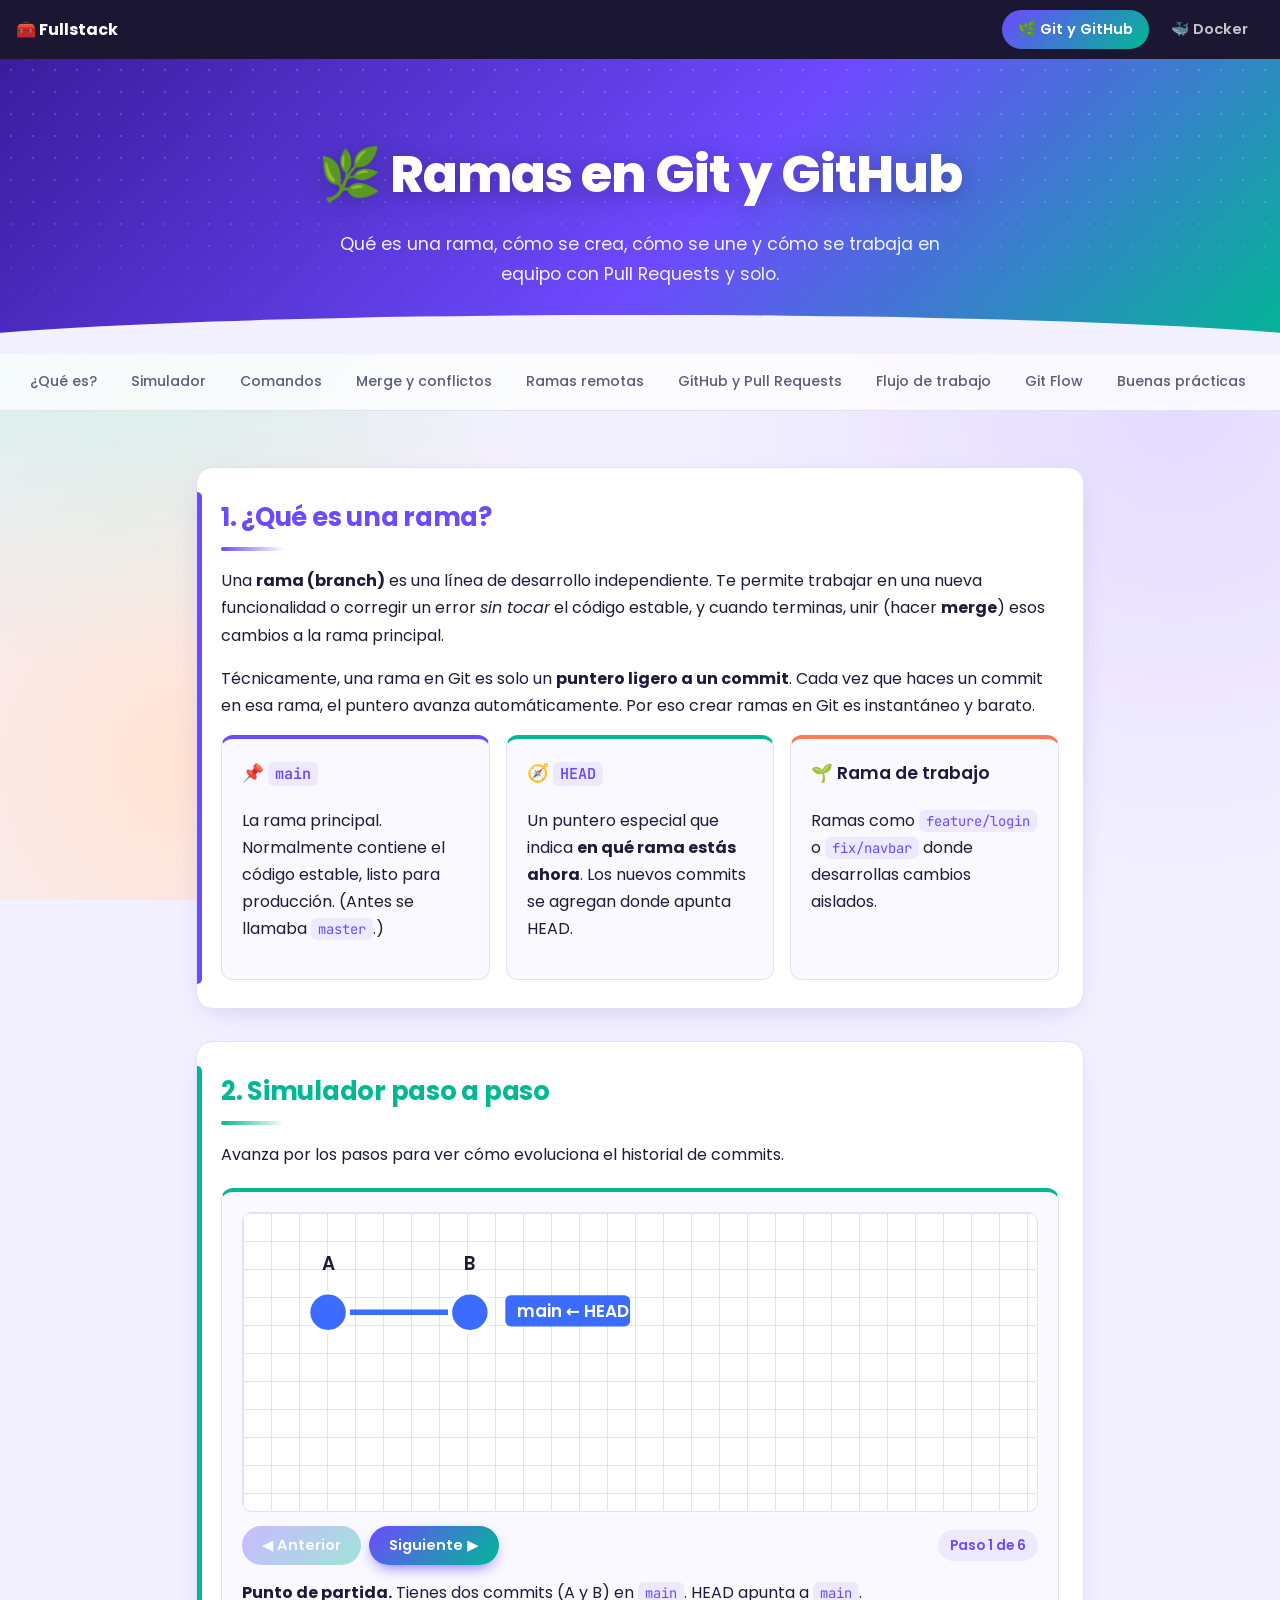
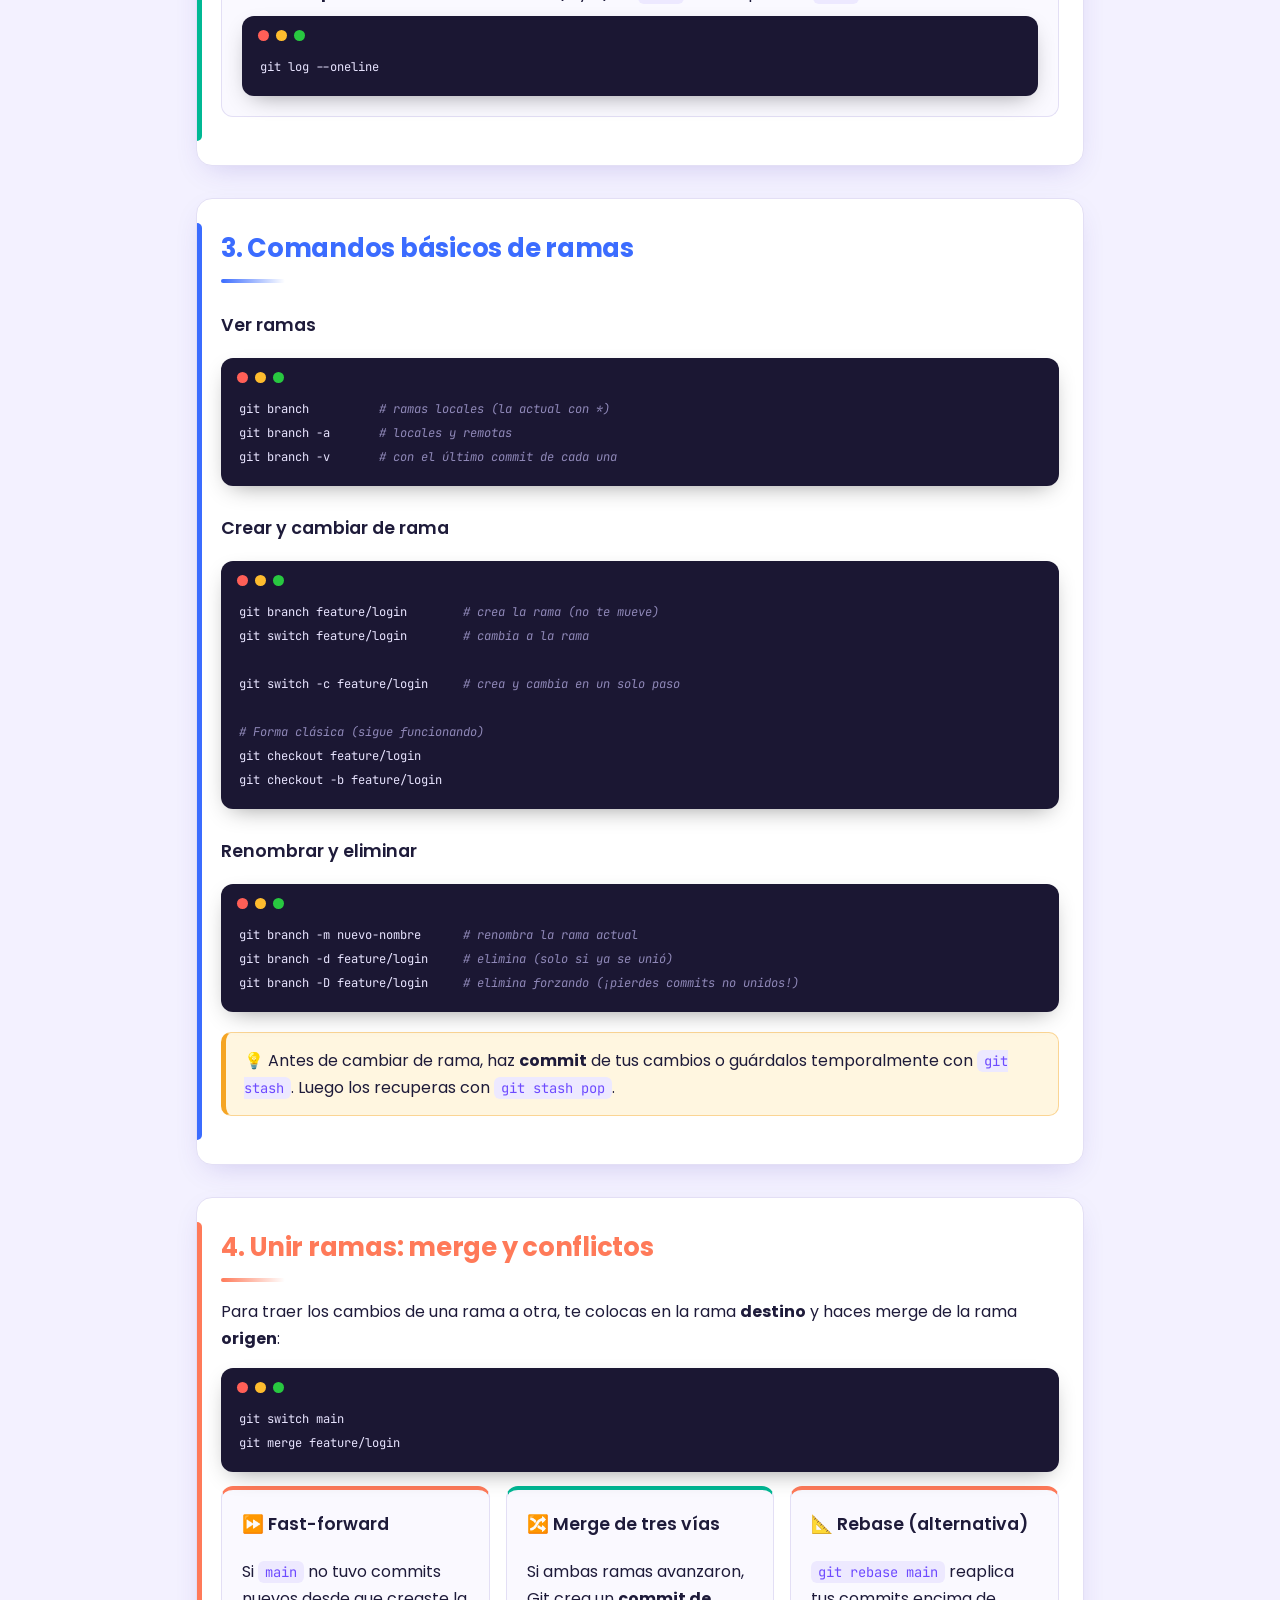
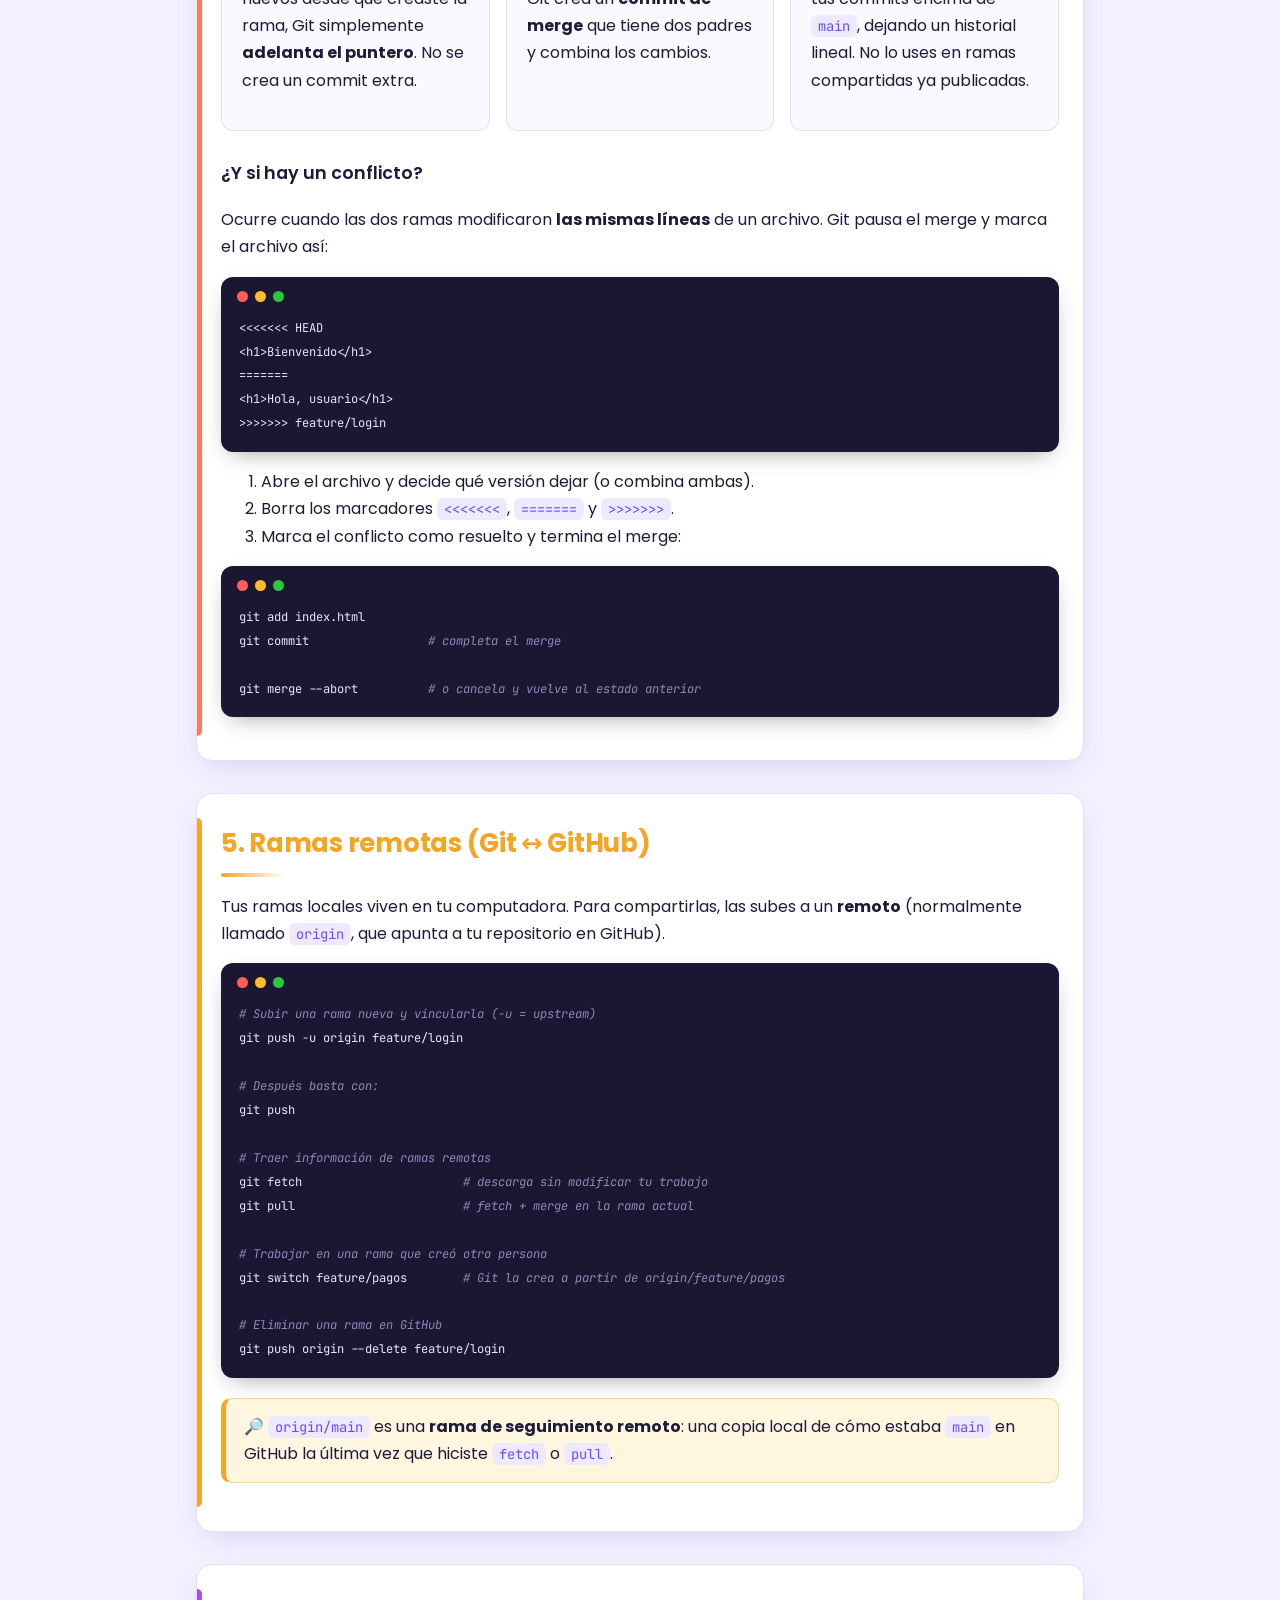
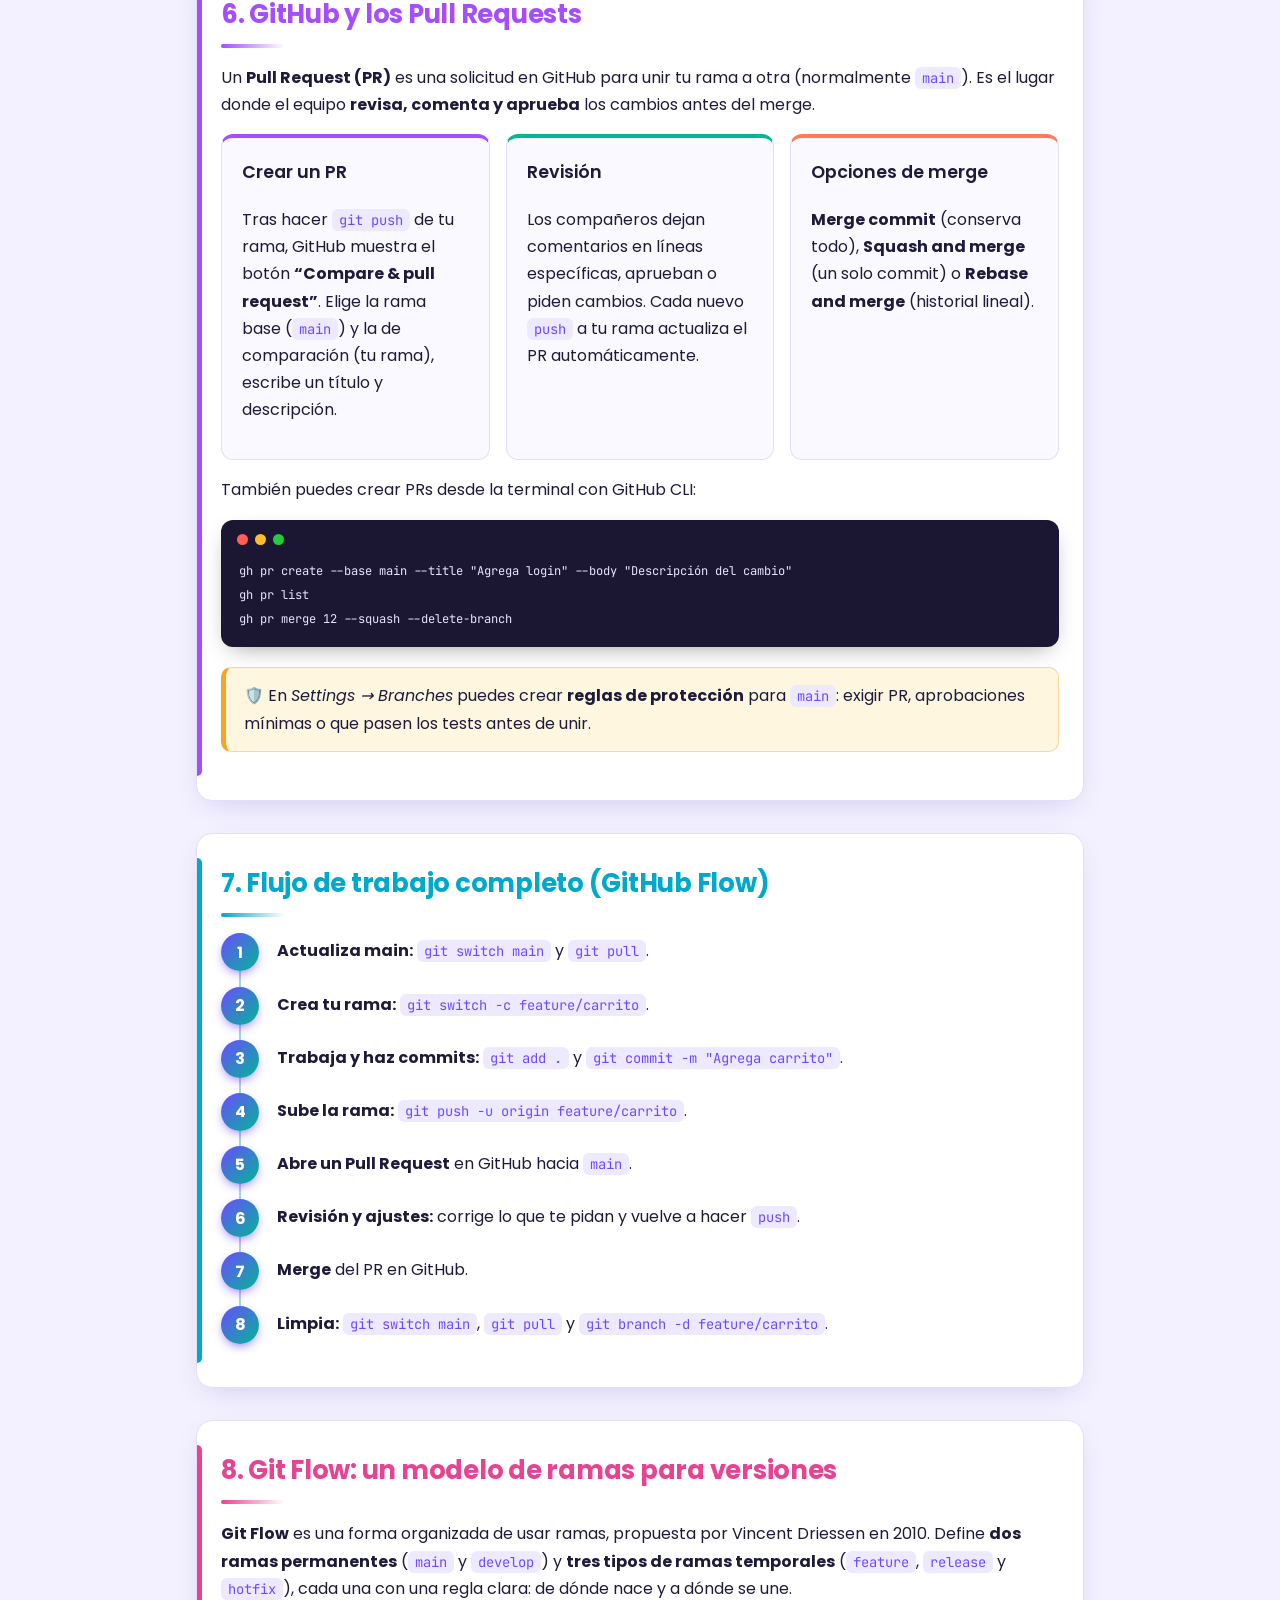
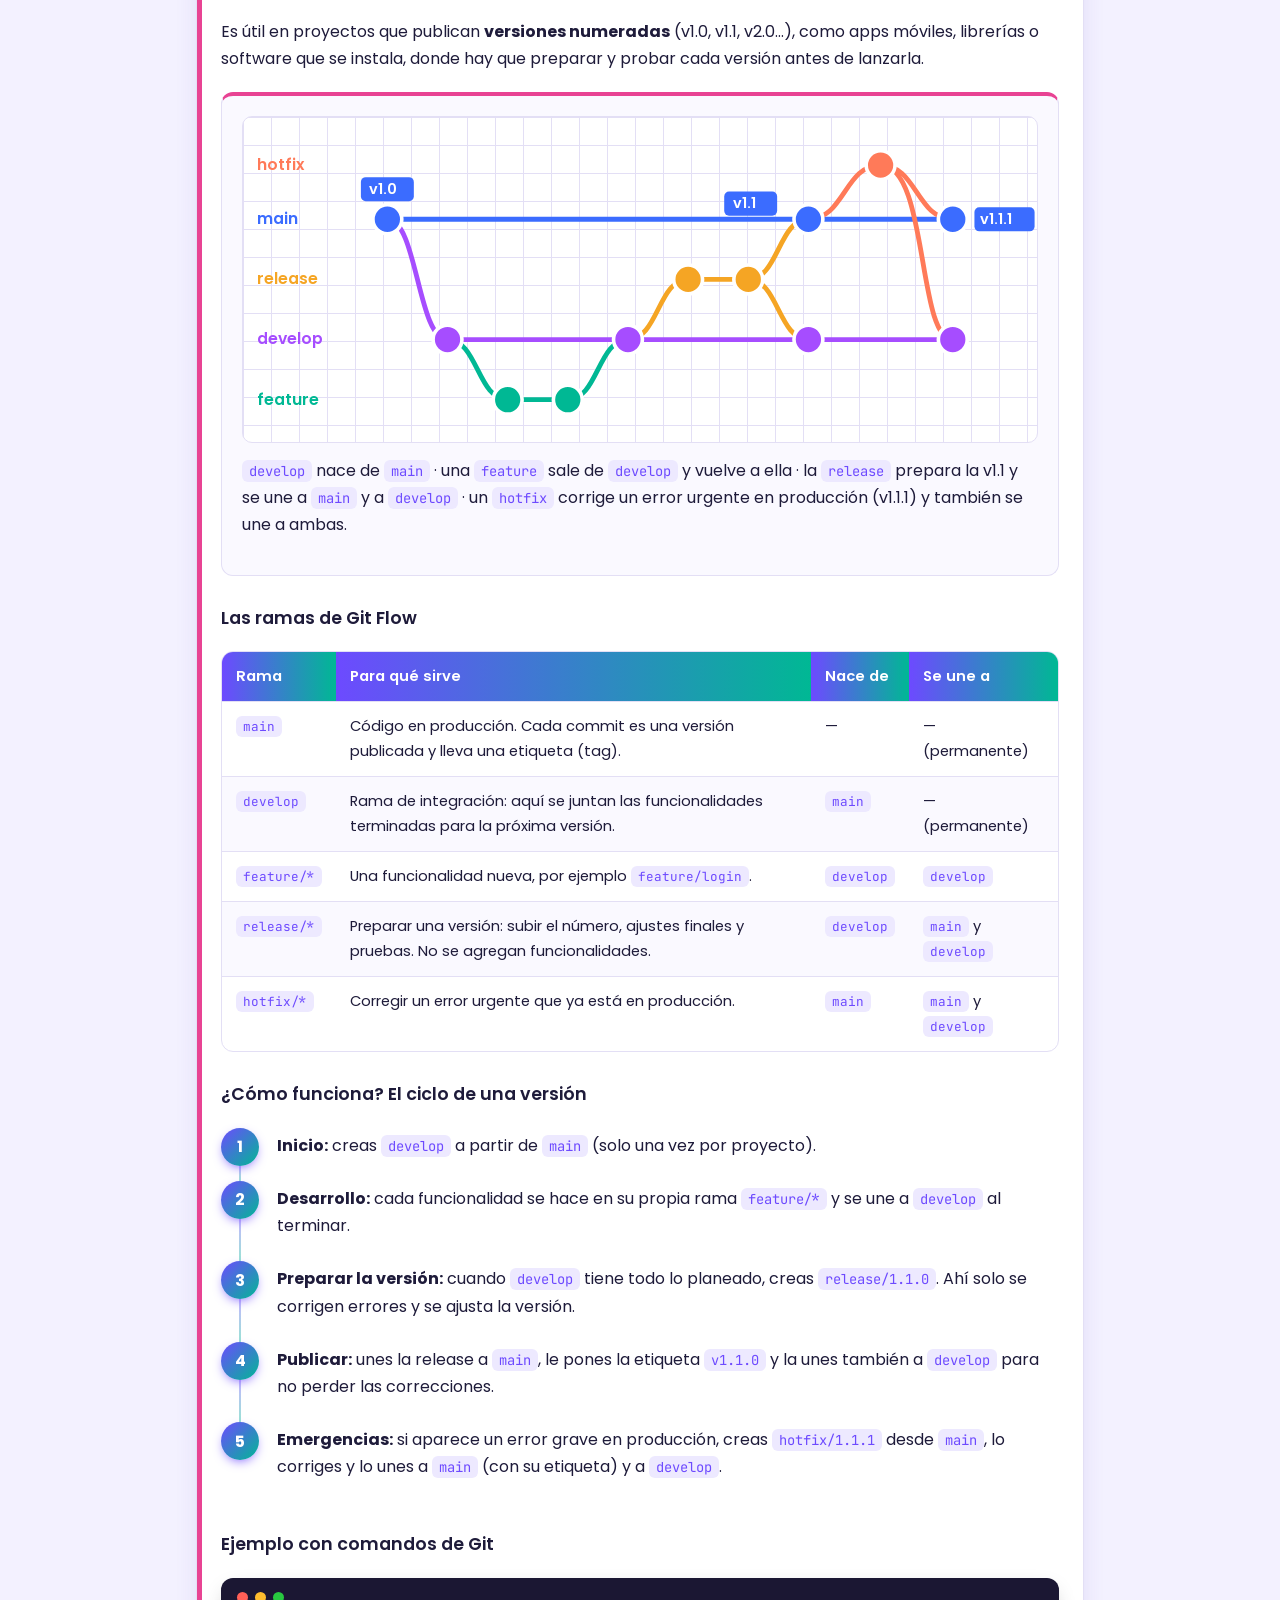
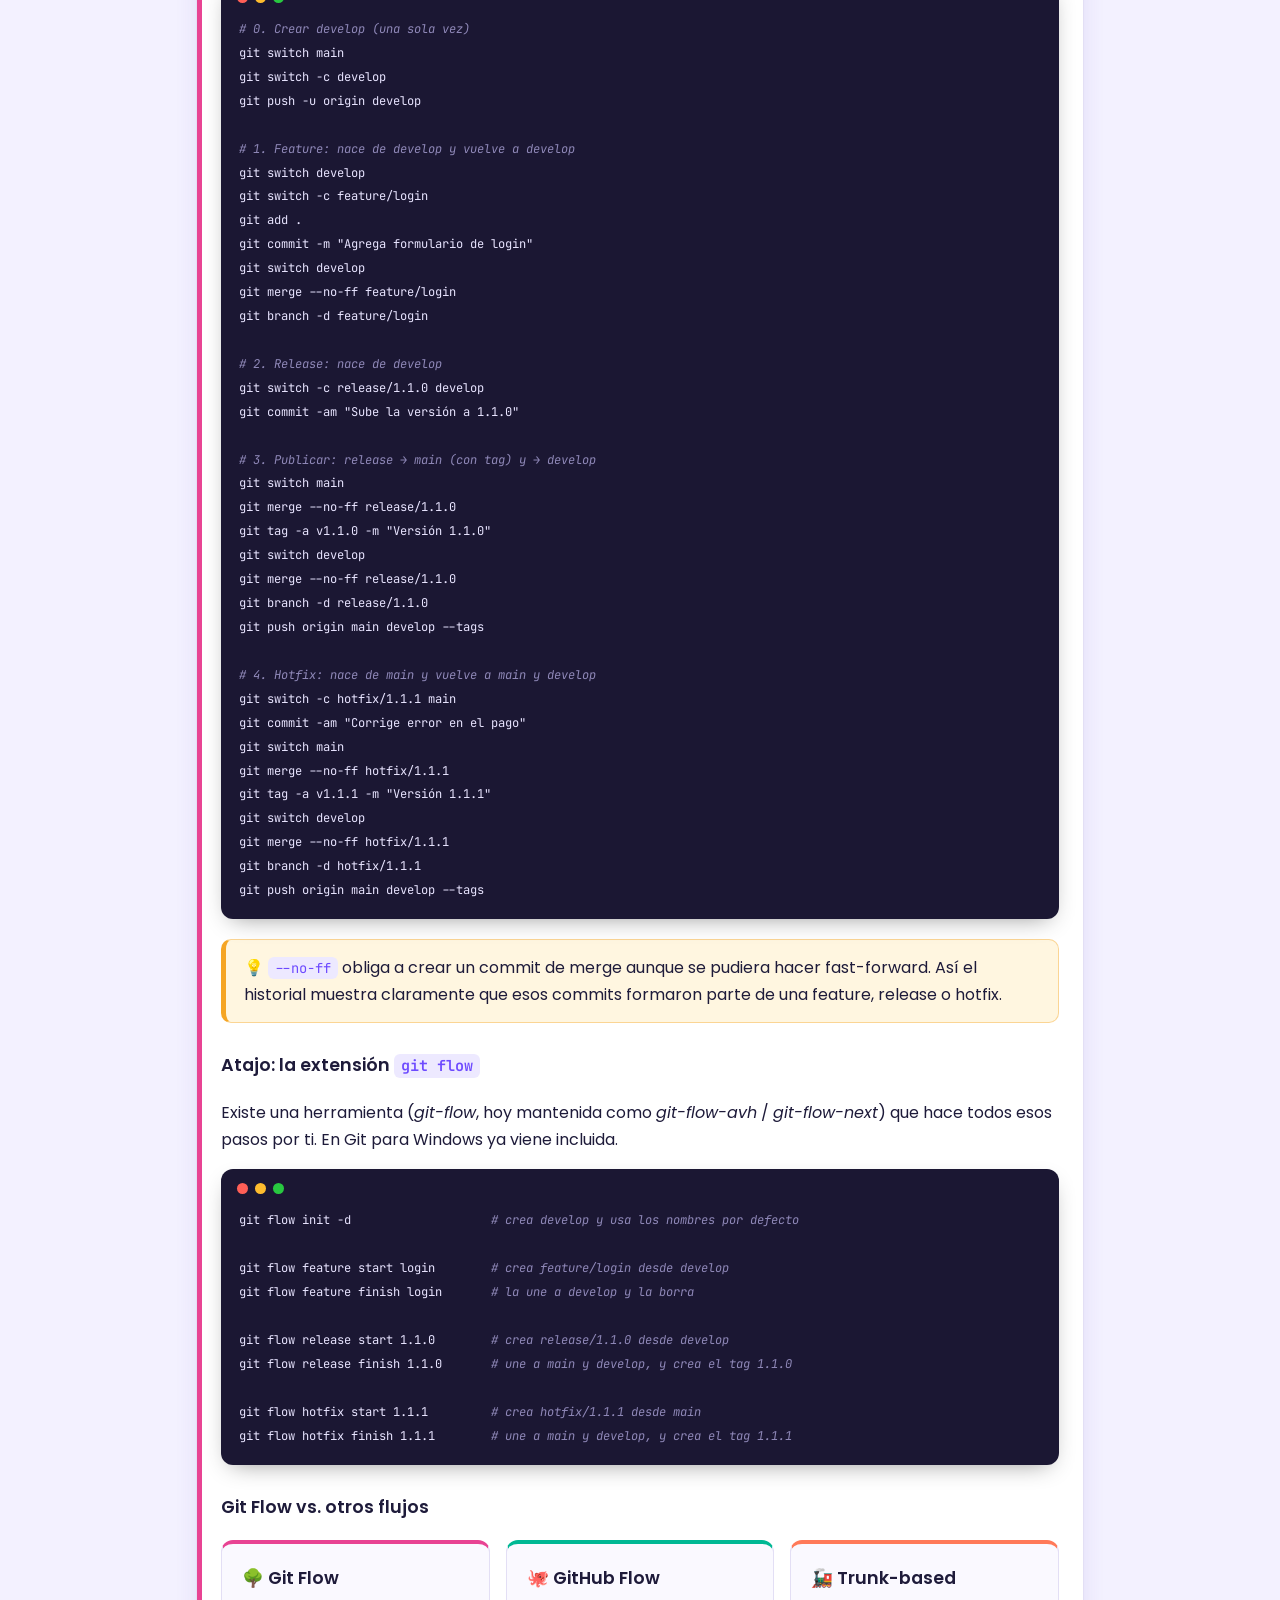
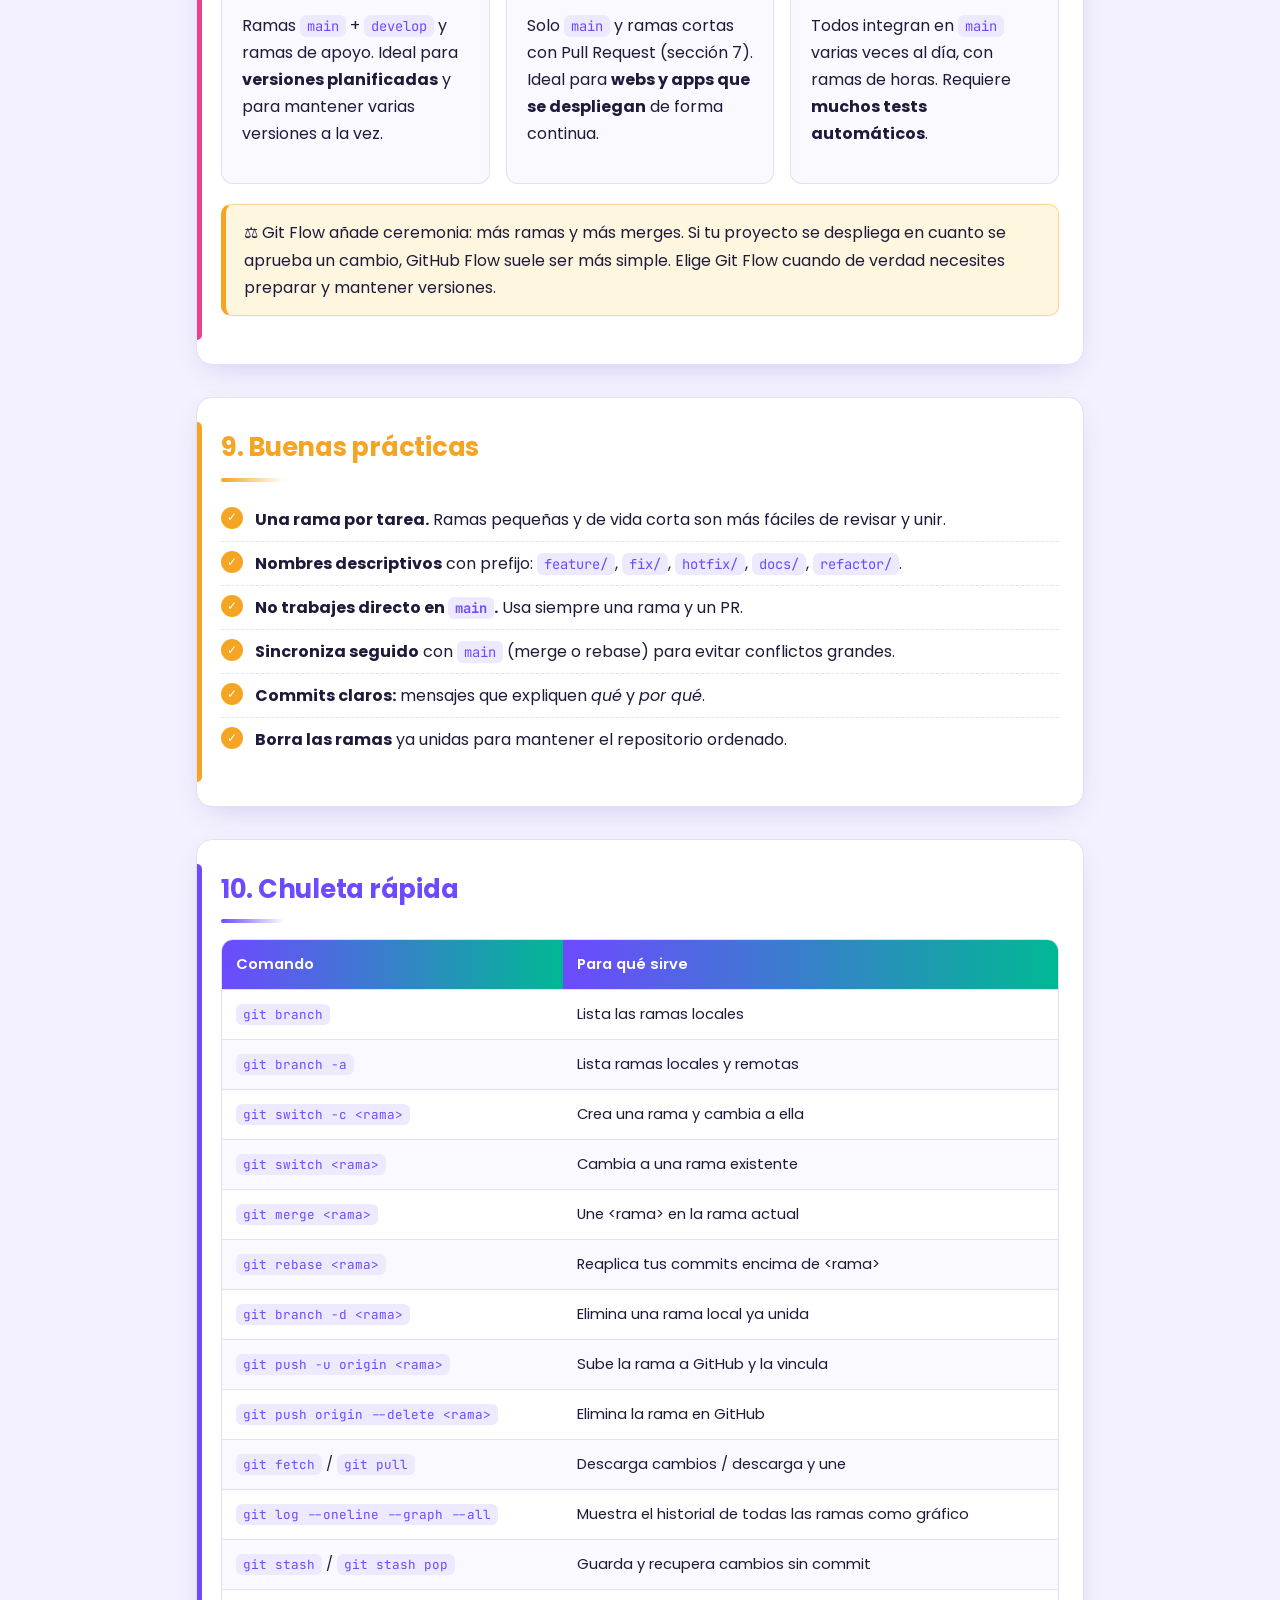
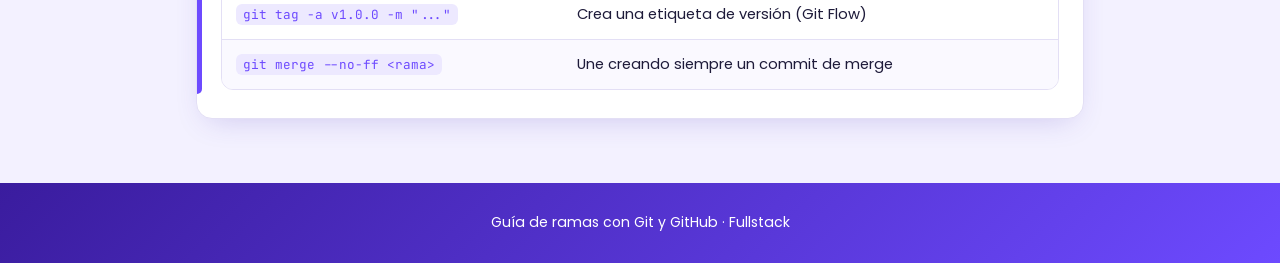
<file: index.html>
<!DOCTYPE html>
<html lang="es">
<head>
<meta charset="UTF-8">
<meta name="viewport" content="width=device-width, initial-scale=1.0">
<title>Ramas en Git y GitHub</title>
<link rel="stylesheet" href="styles.css?v=2">
</head>
<body>

<div class="site-nav">
  <a href="index.html" class="site-brand">🧰 Fullstack</a>
  <div class="site-tabs">
    <a href="index.html" class="active" aria-current="page">🌿 Git y GitHub</a>
    <a href="docker.html">🐳 Docker</a>
  </div>
</div>

<header>
  <h1>🌿 Ramas en Git y GitHub</h1>
  <p>Qué es una rama, cómo se crea, cómo se une y cómo se trabaja en equipo con Pull Requests y solo.</p>
</header>

<nav>
  <a href="#que-es">¿Qué es?</a>
  <a href="#simulador">Simulador</a>
  <a href="#comandos">Comandos</a>
  <a href="#merge">Merge y conflictos</a>
  <a href="#remoto">Ramas remotas</a>
  <a href="#github">GitHub y Pull Requests</a>
  <a href="#flujo">Flujo de trabajo</a>
  <a href="#gitflow">Git Flow</a>
  <a href="#practicas">Buenas prácticas</a>
  <a href="#chuleta">Chuleta</a>
  <a href="ejemplos.html" class="nav-cta">📘 Ejemplos prácticos</a>
</nav>

<main>

<section id="que-es">
  <h2>1. ¿Qué es una rama?</h2>
  <p>
    Una <strong>rama (branch)</strong> es una línea de desarrollo independiente. Te permite trabajar en una
    nueva funcionalidad o corregir un error <em>sin tocar</em> el código estable, y cuando terminas, unir
    (hacer <strong>merge</strong>) esos cambios a la rama principal.
  </p>
  <p>
    Técnicamente, una rama en Git es solo un <strong>puntero ligero a un commit</strong>. Cada vez que haces
    un commit en esa rama, el puntero avanza automáticamente. Por eso crear ramas en Git es instantáneo y barato.
  </p>
  <div class="grid">
    <div class="card">
      <h3>📌 <code>main</code></h3>
      <p>La rama principal. Normalmente contiene el código estable, listo para producción. (Antes se llamaba <code>master</code>.)</p>
    </div>
    <div class="card">
      <h3>🧭 <code>HEAD</code></h3>
      <p>Un puntero especial que indica <strong>en qué rama estás ahora</strong>. Los nuevos commits se agregan donde apunta HEAD.</p>
    </div>
    <div class="card">
      <h3>🌱 Rama de trabajo</h3>
      <p>Ramas como <code>feature/login</code> o <code>fix/navbar</code> donde desarrollas cambios aislados.</p>
    </div>
  </div>
</section>

<section id="simulador">
  <h2>2. Simulador paso a paso</h2>
  <p>Avanza por los pasos para ver cómo evoluciona el historial de commits.</p>

  <div class="card sim">
    <svg viewBox="0 0 560 210" role="img" aria-label="Diagrama del historial de commits">
      <!-- Línea main -->
      <path class="line" style="stroke:var(--main)" d="M60 70 L160 70" data-show="0-5"/>
      <path class="line" style="stroke:var(--main)" d="M160 70 L320 70" data-show="3-5"/>
      <path class="line" style="stroke:var(--main)" d="M320 70 L470 70" data-show="4-5"/>
      <!-- Línea feature -->
      <path class="line" style="stroke:var(--feature)" d="M160 70 C 190 70, 200 150, 240 150 L360 150" data-show="2-5"/>
      <path class="line" style="stroke:var(--feature)" d="M360 150 C 410 150, 430 70, 470 70" data-show="4-5"/>

      <!-- Commits main -->
      <circle class="commit" cx="60"  cy="70" r="14" style="fill:var(--main)" data-show="0-5"/>
      <text class="lbl" x="60" y="40" text-anchor="middle" data-show="0-5">A</text>
      <circle class="commit" cx="160" cy="70" r="14" style="fill:var(--main)" data-show="0-5"/>
      <text class="lbl" x="160" y="40" text-anchor="middle" data-show="0-5">B</text>
      <circle class="commit" cx="320" cy="70" r="14" style="fill:var(--main)" data-show="3-5"/>
      <text class="lbl" x="320" y="40" text-anchor="middle" data-show="3-5">E</text>
      <circle class="commit" cx="470" cy="70" r="16" style="fill:var(--fix)" data-show="4-5"/>
      <text class="lbl" x="470" y="40" text-anchor="middle" data-show="4-5">M (merge)</text>

      <!-- Commits feature -->
      <circle class="commit" cx="250" cy="150" r="14" style="fill:var(--feature)" data-show="2-5"/>
      <text class="lbl" x="250" y="185" text-anchor="middle" data-show="2-5">C</text>
      <circle class="commit" cx="360" cy="150" r="14" style="fill:var(--feature)" data-show="2-5"/>
      <text class="lbl" x="360" y="185" text-anchor="middle" data-show="2-5">D</text>

      <!-- Etiquetas de rama (posición varía por paso) -->
      <g class="tag" data-show="0-0" transform="translate(185,58)"><rect width="88" height="22" style="fill:var(--main)"/><text x="8" y="15">main ← HEAD</text></g>
      <g class="tag" data-show="1-1" transform="translate(130,90)"><rect width="60" height="22" style="fill:var(--main)"/><text x="8" y="15">main</text></g>
      <g class="tag" data-show="1-1" transform="translate(185,58)"><rect width="104" height="22" style="fill:var(--feature)"/><text x="8" y="15">feature ← HEAD</text></g>
      <g class="tag" data-show="2-2" transform="translate(185,58)"><rect width="44" height="22" style="fill:var(--main)"/><text x="8" y="15">main</text></g>
      <g class="tag" data-show="2-3" transform="translate(385,139)"><rect width="104" height="22" style="fill:var(--feature)"/><text x="8" y="15">feature ← HEAD</text></g>
      <g class="tag" data-show="3-3" transform="translate(345,58)"><rect width="44" height="22" style="fill:var(--main)"/><text x="8" y="15">main</text></g>
      <g class="tag" data-show="4-5" transform="translate(495,58)"><rect width="56" height="22" style="fill:var(--main)"/><text x="8" y="15">main</text></g>
      <g class="tag" data-show="4-5" transform="translate(495,84)"><rect width="44" height="22" style="fill:var(--fix)"/><text x="6" y="15">HEAD</text></g>
      <g class="tag" data-show="4-4" transform="translate(385,139)"><rect width="60" height="22" style="fill:var(--feature)"/><text x="8" y="15">feature</text></g>
    </svg>

    <div class="sim-controls">
      <button id="prev" type="button">◀ Anterior</button>
      <button id="next" type="button">Siguiente ▶</button>
      <span class="step-count" id="count"></span>
    </div>
    <div class="sim-desc" id="desc"></div>
  </div>
</section>

<section id="comandos">
  <h2>3. Comandos básicos de ramas</h2>

  <h3>Ver ramas</h3>
<pre><code>git branch          <span class="comment"># ramas locales (la actual con *)</span>
git branch -a       <span class="comment"># locales y remotas</span>
git branch -v       <span class="comment"># con el último commit de cada una</span></code></pre>

  <h3>Crear y cambiar de rama</h3>
<pre><code>git branch feature/login        <span class="comment"># crea la rama (no te mueve)</span>
git switch feature/login        <span class="comment"># cambia a la rama</span>

git switch -c feature/login     <span class="comment"># crea y cambia en un solo paso</span>

<span class="comment"># Forma clásica (sigue funcionando)</span>
git checkout feature/login
git checkout -b feature/login</code></pre>

  <h3>Renombrar y eliminar</h3>
<pre><code>git branch -m nuevo-nombre      <span class="comment"># renombra la rama actual</span>
git branch -d feature/login     <span class="comment"># elimina (solo si ya se unió)</span>
git branch -D feature/login     <span class="comment"># elimina forzando (¡pierdes commits no unidos!)</span></code></pre>

  <div class="note">
    💡 Antes de cambiar de rama, haz <strong>commit</strong> de tus cambios o guárdalos temporalmente con
    <code>git stash</code>. Luego los recuperas con <code>git stash pop</code>.
  </div>
</section>

<section id="merge">
  <h2>4. Unir ramas: merge y conflictos</h2>
  <p>Para traer los cambios de una rama a otra, te colocas en la rama <strong>destino</strong> y haces merge de la rama <strong>origen</strong>:</p>
<pre><code>git switch main
git merge feature/login</code></pre>

  <div class="grid">
    <div class="card">
      <h3>⏩ Fast-forward</h3>
      <p>Si <code>main</code> no tuvo commits nuevos desde que creaste la rama, Git simplemente <strong>adelanta el puntero</strong>. No se crea un commit extra.</p>
    </div>
    <div class="card">
      <h3>🔀 Merge de tres vías</h3>
      <p>Si ambas ramas avanzaron, Git crea un <strong>commit de merge</strong> que tiene dos padres y combina los cambios.</p>
    </div>
    <div class="card">
      <h3>📐 Rebase (alternativa)</h3>
      <p><code>git rebase main</code> reaplica tus commits encima de <code>main</code>, dejando un historial lineal. No lo uses en ramas compartidas ya publicadas.</p>
    </div>
  </div>

  <h3>¿Y si hay un conflicto?</h3>
  <p>Ocurre cuando las dos ramas modificaron <strong>las mismas líneas</strong> de un archivo. Git pausa el merge y marca el archivo así:</p>
<pre><code>&lt;&lt;&lt;&lt;&lt;&lt;&lt; HEAD
&lt;h1&gt;Bienvenido&lt;/h1&gt;
=======
&lt;h1&gt;Hola, usuario&lt;/h1&gt;
&gt;&gt;&gt;&gt;&gt;&gt;&gt; feature/login</code></pre>
  <ol>
    <li>Abre el archivo y decide qué versión dejar (o combina ambas).</li>
    <li>Borra los marcadores <code>&lt;&lt;&lt;&lt;&lt;&lt;&lt;</code>, <code>=======</code> y <code>&gt;&gt;&gt;&gt;&gt;&gt;&gt;</code>.</li>
    <li>Marca el conflicto como resuelto y termina el merge:</li>
  </ol>
<pre><code>git add index.html
git commit                 <span class="comment"># completa el merge</span>

git merge --abort          <span class="comment"># o cancela y vuelve al estado anterior</span></code></pre>
</section>

<section id="remoto">
  <h2>5. Ramas remotas (Git ↔ GitHub)</h2>
  <p>
    Tus ramas locales viven en tu computadora. Para compartirlas, las subes a un <strong>remoto</strong>
    (normalmente llamado <code>origin</code>, que apunta a tu repositorio en GitHub).
  </p>
<pre><code><span class="comment"># Subir una rama nueva y vincularla (-u = upstream)</span>
git push -u origin feature/login

<span class="comment"># Después basta con:</span>
git push

<span class="comment"># Traer información de ramas remotas</span>
git fetch                       <span class="comment"># descarga sin modificar tu trabajo</span>
git pull                        <span class="comment"># fetch + merge en la rama actual</span>

<span class="comment"># Trabajar en una rama que creó otra persona</span>
git switch feature/pagos        <span class="comment"># Git la crea a partir de origin/feature/pagos</span>

<span class="comment"># Eliminar una rama en GitHub</span>
git push origin --delete feature/login</code></pre>
  <div class="note">
    🔎 <code>origin/main</code> es una <strong>rama de seguimiento remoto</strong>: una copia local de cómo estaba
    <code>main</code> en GitHub la última vez que hiciste <code>fetch</code> o <code>pull</code>.
  </div>
</section>

<section id="github">
  <h2>6. GitHub y los Pull Requests</h2>
  <p>
    Un <strong>Pull Request (PR)</strong> es una solicitud en GitHub para unir tu rama a otra (normalmente
    <code>main</code>). Es el lugar donde el equipo <strong>revisa, comenta y aprueba</strong> los cambios antes del merge.
  </p>
  <div class="grid">
    <div class="card">
      <h3>Crear un PR</h3>
      <p>Tras hacer <code>git push</code> de tu rama, GitHub muestra el botón <strong>“Compare &amp; pull request”</strong>. Elige la rama base (<code>main</code>) y la de comparación (tu rama), escribe un título y descripción.</p>
    </div>
    <div class="card">
      <h3>Revisión</h3>
      <p>Los compañeros dejan comentarios en líneas específicas, aprueban o piden cambios. Cada nuevo <code>push</code> a tu rama actualiza el PR automáticamente.</p>
    </div>
    <div class="card">
      <h3>Opciones de merge</h3>
      <p><strong>Merge commit</strong> (conserva todo), <strong>Squash and merge</strong> (un solo commit) o <strong>Rebase and merge</strong> (historial lineal).</p>
    </div>
  </div>
  <p>También puedes crear PRs desde la terminal con GitHub CLI:</p>
<pre><code>gh pr create --base main --title "Agrega login" --body "Descripción del cambio"
gh pr list
gh pr merge 12 --squash --delete-branch</code></pre>
  <div class="note">
    🛡️ En <em>Settings → Branches</em> puedes crear <strong>reglas de protección</strong> para <code>main</code>:
    exigir PR, aprobaciones mínimas o que pasen los tests antes de unir.
  </div>
</section>

<section id="flujo">
  <h2>7. Flujo de trabajo completo (GitHub Flow)</h2>
  <ol class="flow">
    <li><strong>Actualiza main:</strong> <code>git switch main</code> y <code>git pull</code>.</li>
    <li><strong>Crea tu rama:</strong> <code>git switch -c feature/carrito</code>.</li>
    <li><strong>Trabaja y haz commits:</strong> <code>git add .</code> y <code>git commit -m "Agrega carrito"</code>.</li>
    <li><strong>Sube la rama:</strong> <code>git push -u origin feature/carrito</code>.</li>
    <li><strong>Abre un Pull Request</strong> en GitHub hacia <code>main</code>.</li>
    <li><strong>Revisión y ajustes:</strong> corrige lo que te pidan y vuelve a hacer <code>push</code>.</li>
    <li><strong>Merge</strong> del PR en GitHub.</li>
    <li><strong>Limpia:</strong> <code>git switch main</code>, <code>git pull</code> y <code>git branch -d feature/carrito</code>.</li>
  </ol>
</section>

<section id="gitflow">
  <h2>8. Git Flow: un modelo de ramas para versiones</h2>
  <p>
    <strong>Git Flow</strong> es una forma organizada de usar ramas, propuesta por Vincent Driessen en 2010.
    Define <strong>dos ramas permanentes</strong> (<code>main</code> y <code>develop</code>) y <strong>tres tipos de ramas
    temporales</strong> (<code>feature</code>, <code>release</code> y <code>hotfix</code>), cada una con una regla clara:
    de dónde nace y a dónde se une.
  </p>
  <p>
    Es útil en proyectos que publican <strong>versiones numeradas</strong> (v1.0, v1.1, v2.0…), como apps móviles,
    librerías o software que se instala, donde hay que preparar y probar cada versión antes de lanzarla.
  </p>

  <div class="card sim">
    <svg viewBox="0 0 660 270" role="img" aria-label="Diagrama de Git Flow con las ramas main, develop, feature, release y hotfix">
      <!-- Nombres de las ramas -->
      <text class="lbl" x="12" y="44"  style="fill:var(--accent-3)">hotfix</text>
      <text class="lbl" x="12" y="89"  style="fill:var(--main)">main</text>
      <text class="lbl" x="12" y="139" style="fill:var(--warn)">release</text>
      <text class="lbl" x="12" y="189" style="fill:var(--feature)">develop</text>
      <text class="lbl" x="12" y="239" style="fill:var(--accent-2)">feature</text>

      <!-- Líneas -->
      <path class="line" style="stroke:var(--main)" d="M120 85 L590 85"/>
      <path class="line" style="stroke:var(--feature)" d="M120 85 C 145 85, 145 185, 170 185 L590 185"/>
      <path class="line" style="stroke:var(--accent-2)" d="M170 185 C 195 185, 195 235, 220 235 L270 235 C 295 235, 295 185, 320 185"/>
      <path class="line" style="stroke:var(--warn)" d="M320 185 C 345 185, 345 135, 370 135 L420 135 C 445 135, 445 85, 470 85"/>
      <path class="line" style="stroke:var(--warn)" d="M420 135 C 445 135, 445 185, 470 185"/>
      <path class="line" style="stroke:var(--accent-3)" d="M470 85 C 500 85, 500 40, 530 40 C 560 40, 560 85, 590 85"/>
      <path class="line" style="stroke:var(--accent-3)" d="M530 40 C 570 40, 560 185, 590 185"/>

      <!-- Commits -->
      <circle class="commit" cx="120" cy="85"  r="12" style="fill:var(--main)"/>
      <circle class="commit" cx="470" cy="85"  r="12" style="fill:var(--main)"/>
      <circle class="commit" cx="590" cy="85"  r="12" style="fill:var(--main)"/>
      <circle class="commit" cx="170" cy="185" r="12" style="fill:var(--feature)"/>
      <circle class="commit" cx="320" cy="185" r="12" style="fill:var(--feature)"/>
      <circle class="commit" cx="470" cy="185" r="12" style="fill:var(--feature)"/>
      <circle class="commit" cx="590" cy="185" r="12" style="fill:var(--feature)"/>
      <circle class="commit" cx="220" cy="235" r="12" style="fill:var(--accent-2)"/>
      <circle class="commit" cx="270" cy="235" r="12" style="fill:var(--accent-2)"/>
      <circle class="commit" cx="370" cy="135" r="12" style="fill:var(--warn)"/>
      <circle class="commit" cx="420" cy="135" r="12" style="fill:var(--warn)"/>
      <circle class="commit" cx="530" cy="40"  r="12" style="fill:var(--accent-3)"/>

      <!-- Etiquetas de versión -->
      <g class="tag" transform="translate(98,50)"><rect width="44" height="20" style="fill:var(--main)"/><text x="7" y="14">v1.0</text></g>
      <g class="tag" transform="translate(400,62)"><rect width="44" height="20" style="fill:var(--main)"/><text x="7" y="14">v1.1</text></g>
      <g class="tag" transform="translate(608,75)"><rect width="50" height="20" style="fill:var(--main)"/><text x="5" y="14">v1.1.1</text></g>
    </svg>
    <p class="sim-desc">
      <code>develop</code> nace de <code>main</code> · una <code>feature</code> sale de <code>develop</code> y vuelve a ella ·
      la <code>release</code> prepara la v1.1 y se une a <code>main</code> y a <code>develop</code> ·
      un <code>hotfix</code> corrige un error urgente en producción (v1.1.1) y también se une a ambas.
    </p>
  </div>

  <h3>Las ramas de Git Flow</h3>
  <div class="table-wrap">
  <table>
    <thead><tr><th>Rama</th><th>Para qué sirve</th><th>Nace de</th><th>Se une a</th></tr></thead>
    <tbody>
      <tr><td><code>main</code></td><td>Código en producción. Cada commit es una versión publicada y lleva una etiqueta (tag).</td><td>—</td><td>— (permanente)</td></tr>
      <tr><td><code>develop</code></td><td>Rama de integración: aquí se juntan las funcionalidades terminadas para la próxima versión.</td><td><code>main</code></td><td>— (permanente)</td></tr>
      <tr><td><code>feature/*</code></td><td>Una funcionalidad nueva, por ejemplo <code>feature/login</code>.</td><td><code>develop</code></td><td><code>develop</code></td></tr>
      <tr><td><code>release/*</code></td><td>Preparar una versión: subir el número, ajustes finales y pruebas. No se agregan funcionalidades.</td><td><code>develop</code></td><td><code>main</code> y <code>develop</code></td></tr>
      <tr><td><code>hotfix/*</code></td><td>Corregir un error urgente que ya está en producción.</td><td><code>main</code></td><td><code>main</code> y <code>develop</code></td></tr>
    </tbody>
  </table>
  </div>

  <h3>¿Cómo funciona? El ciclo de una versión</h3>
  <ol class="flow">
    <li><strong>Inicio:</strong> creas <code>develop</code> a partir de <code>main</code> (solo una vez por proyecto).</li>
    <li><strong>Desarrollo:</strong> cada funcionalidad se hace en su propia rama <code>feature/*</code> y se une a <code>develop</code> al terminar.</li>
    <li><strong>Preparar la versión:</strong> cuando <code>develop</code> tiene todo lo planeado, creas <code>release/1.1.0</code>. Ahí solo se corrigen errores y se ajusta la versión.</li>
    <li><strong>Publicar:</strong> unes la release a <code>main</code>, le pones la etiqueta <code>v1.1.0</code> y la unes también a <code>develop</code> para no perder las correcciones.</li>
    <li><strong>Emergencias:</strong> si aparece un error grave en producción, creas <code>hotfix/1.1.1</code> desde <code>main</code>, lo corriges y lo unes a <code>main</code> (con su etiqueta) y a <code>develop</code>.</li>
  </ol>

  <h3>Ejemplo con comandos de Git</h3>
<pre><code><span class="comment"># 0. Crear develop (una sola vez)</span>
git switch main
git switch -c develop
git push -u origin develop

<span class="comment"># 1. Feature: nace de develop y vuelve a develop</span>
git switch develop
git switch -c feature/login
git add .
git commit -m "Agrega formulario de login"
git switch develop
git merge --no-ff feature/login
git branch -d feature/login

<span class="comment"># 2. Release: nace de develop</span>
git switch -c release/1.1.0 develop
git commit -am "Sube la versión a 1.1.0"

<span class="comment"># 3. Publicar: release → main (con tag) y → develop</span>
git switch main
git merge --no-ff release/1.1.0
git tag -a v1.1.0 -m "Versión 1.1.0"
git switch develop
git merge --no-ff release/1.1.0
git branch -d release/1.1.0
git push origin main develop --tags

<span class="comment"># 4. Hotfix: nace de main y vuelve a main y develop</span>
git switch -c hotfix/1.1.1 main
git commit -am "Corrige error en el pago"
git switch main
git merge --no-ff hotfix/1.1.1
git tag -a v1.1.1 -m "Versión 1.1.1"
git switch develop
git merge --no-ff hotfix/1.1.1
git branch -d hotfix/1.1.1
git push origin main develop --tags</code></pre>
  <div class="note">
    💡 <code>--no-ff</code> obliga a crear un commit de merge aunque se pudiera hacer fast-forward. Así el historial
    muestra claramente que esos commits formaron parte de una feature, release o hotfix.
  </div>

  <h3>Atajo: la extensión <code>git flow</code></h3>
  <p>Existe una herramienta (<em>git-flow</em>, hoy mantenida como <em>git-flow-avh</em> / <em>git-flow-next</em>) que hace todos esos pasos por ti. En Git para Windows ya viene incluida.</p>
<pre><code>git flow init -d                    <span class="comment"># crea develop y usa los nombres por defecto</span>

git flow feature start login        <span class="comment"># crea feature/login desde develop</span>
git flow feature finish login       <span class="comment"># la une a develop y la borra</span>

git flow release start 1.1.0        <span class="comment"># crea release/1.1.0 desde develop</span>
git flow release finish 1.1.0       <span class="comment"># une a main y develop, y crea el tag 1.1.0</span>

git flow hotfix start 1.1.1         <span class="comment"># crea hotfix/1.1.1 desde main</span>
git flow hotfix finish 1.1.1        <span class="comment"># une a main y develop, y crea el tag 1.1.1</span></code></pre>

  <h3>Git Flow vs. otros flujos</h3>
  <div class="grid">
    <div class="card">
      <h3>🌳 Git Flow</h3>
      <p>Ramas <code>main</code> + <code>develop</code> y ramas de apoyo. Ideal para <strong>versiones planificadas</strong> y para mantener varias versiones a la vez.</p>
    </div>
    <div class="card">
      <h3>🐙 GitHub Flow</h3>
      <p>Solo <code>main</code> y ramas cortas con Pull Request (sección 7). Ideal para <strong>webs y apps que se despliegan</strong> de forma continua.</p>
    </div>
    <div class="card">
      <h3>🚂 Trunk-based</h3>
      <p>Todos integran en <code>main</code> varias veces al día, con ramas de horas. Requiere <strong>muchos tests automáticos</strong>.</p>
    </div>
  </div>
  <div class="note">
    ⚖️ Git Flow añade ceremonia: más ramas y más merges. Si tu proyecto se despliega en cuanto se aprueba un cambio,
    GitHub Flow suele ser más simple. Elige Git Flow cuando de verdad necesites preparar y mantener versiones.
  </div>
</section>

<section id="practicas">
  <h2>9. Buenas prácticas</h2>
  <ul>
    <li><strong>Una rama por tarea.</strong> Ramas pequeñas y de vida corta son más fáciles de revisar y unir.</li>
    <li><strong>Nombres descriptivos</strong> con prefijo: <code>feature/</code>, <code>fix/</code>, <code>hotfix/</code>, <code>docs/</code>, <code>refactor/</code>.</li>
    <li><strong>No trabajes directo en <code>main</code>.</strong> Usa siempre una rama y un PR.</li>
    <li><strong>Sincroniza seguido</strong> con <code>main</code> (merge o rebase) para evitar conflictos grandes.</li>
    <li><strong>Commits claros:</strong> mensajes que expliquen <em>qué</em> y <em>por qué</em>.</li>
    <li><strong>Borra las ramas</strong> ya unidas para mantener el repositorio ordenado.</li>
  </ul>
</section>

<section id="chuleta">
  <h2>10. Chuleta rápida</h2>
  <div class="table-wrap">
  <table>
    <thead><tr><th>Comando</th><th>Para qué sirve</th></tr></thead>
    <tbody>
      <tr><td><code>git branch</code></td><td>Lista las ramas locales</td></tr>
      <tr><td><code>git branch -a</code></td><td>Lista ramas locales y remotas</td></tr>
      <tr><td><code>git switch -c &lt;rama&gt;</code></td><td>Crea una rama y cambia a ella</td></tr>
      <tr><td><code>git switch &lt;rama&gt;</code></td><td>Cambia a una rama existente</td></tr>
      <tr><td><code>git merge &lt;rama&gt;</code></td><td>Une &lt;rama&gt; en la rama actual</td></tr>
      <tr><td><code>git rebase &lt;rama&gt;</code></td><td>Reaplica tus commits encima de &lt;rama&gt;</td></tr>
      <tr><td><code>git branch -d &lt;rama&gt;</code></td><td>Elimina una rama local ya unida</td></tr>
      <tr><td><code>git push -u origin &lt;rama&gt;</code></td><td>Sube la rama a GitHub y la vincula</td></tr>
      <tr><td><code>git push origin --delete &lt;rama&gt;</code></td><td>Elimina la rama en GitHub</td></tr>
      <tr><td><code>git fetch</code> / <code>git pull</code></td><td>Descarga cambios / descarga y une</td></tr>
      <tr><td><code>git log --oneline --graph --all</code></td><td>Muestra el historial de todas las ramas como gráfico</td></tr>
      <tr><td><code>git stash</code> / <code>git stash pop</code></td><td>Guarda y recupera cambios sin commit</td></tr>
      <tr><td><code>git tag -a v1.0.0 -m "..."</code></td><td>Crea una etiqueta de versión (Git Flow)</td></tr>
      <tr><td><code>git merge --no-ff &lt;rama&gt;</code></td><td>Une creando siempre un commit de merge</td></tr>
    </tbody>
  </table>
  </div>
</section>

</main>

<footer>Guía de ramas con Git y GitHub · Fullstack</footer>

<script src="script.js"></script>
</body>
</html>
</file>
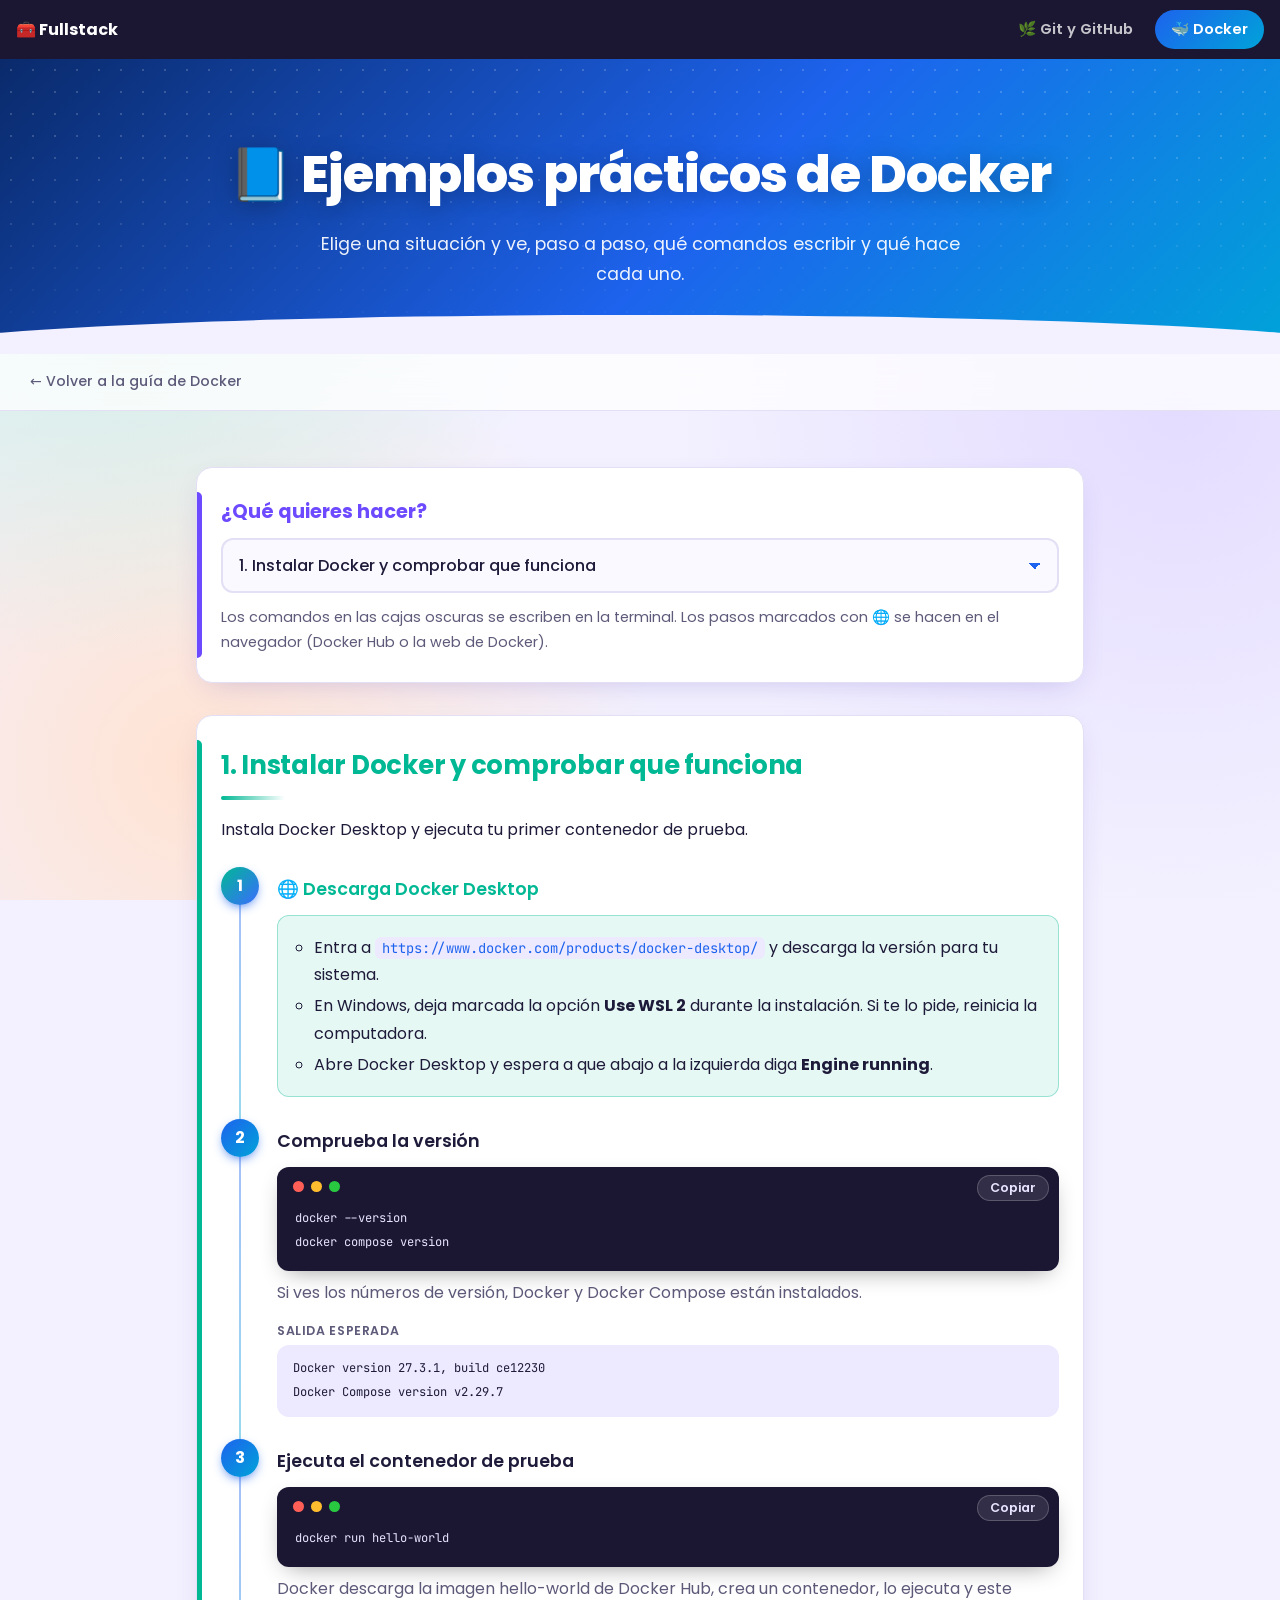
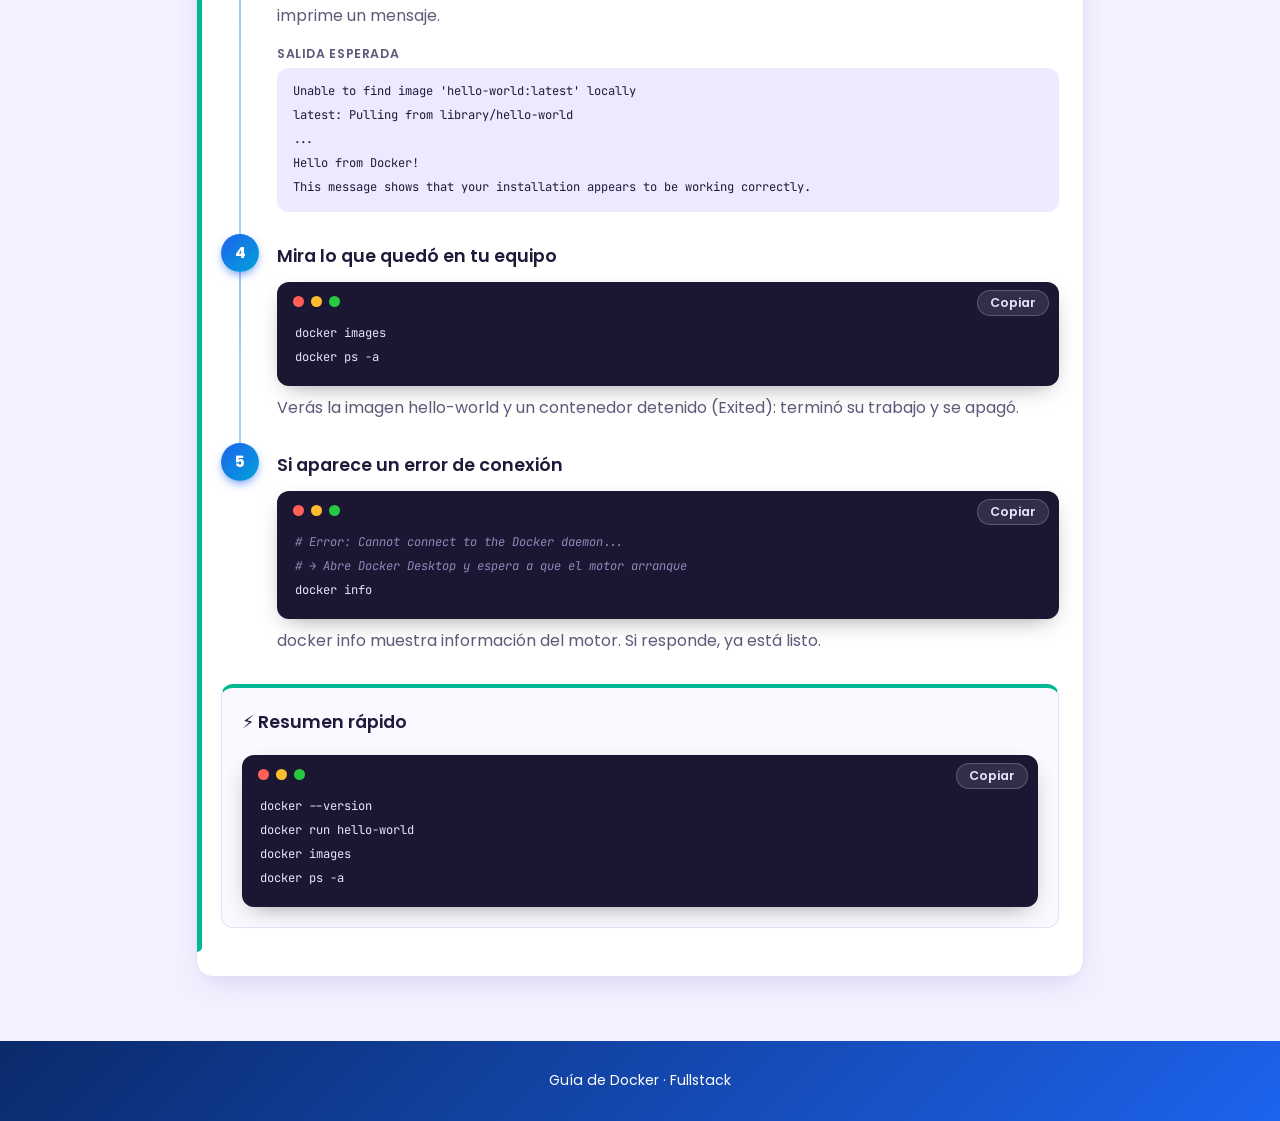
<file: docker-ejemplos.html>
<!DOCTYPE html>
<html lang="es">
<head>
<meta charset="UTF-8">
<meta name="viewport" content="width=device-width, initial-scale=1.0">
<title>Ejemplos prácticos de Docker</title>
<link rel="stylesheet" href="styles.css?v=2">
</head>
<body class="docker">

<div class="site-nav">
  <a href="index.html" class="site-brand">🧰 Fullstack</a>
  <div class="site-tabs">
    <a href="index.html">🌿 Git y GitHub</a>
    <a href="docker.html" class="active" aria-current="page">🐳 Docker</a>
  </div>
</div>

<header>
  <h1>📘 Ejemplos prácticos de Docker</h1>
  <p>Elige una situación y ve, paso a paso, qué comandos escribir y qué hace cada uno.</p>
</header>

<nav>
  <a href="docker.html">← Volver a la guía de Docker</a>
</nav>

<main>

<section class="picker">
  <label for="ejemplo-select">¿Qué quieres hacer?</label>
  <select id="ejemplo-select"></select>
  <p class="picker-hint">Los comandos en las cajas oscuras se escriben en la terminal. Los pasos marcados con 🌐 se hacen en el navegador (Docker Hub o la web de Docker).</p>
</section>

<section id="ejemplo" aria-live="polite"></section>

</main>

<footer>Guía de Docker · Fullstack</footer>

<script src="docker-ejemplos.js"></script>
<script src="ejemplos-app.js"></script>
</body>
</html>
</file>
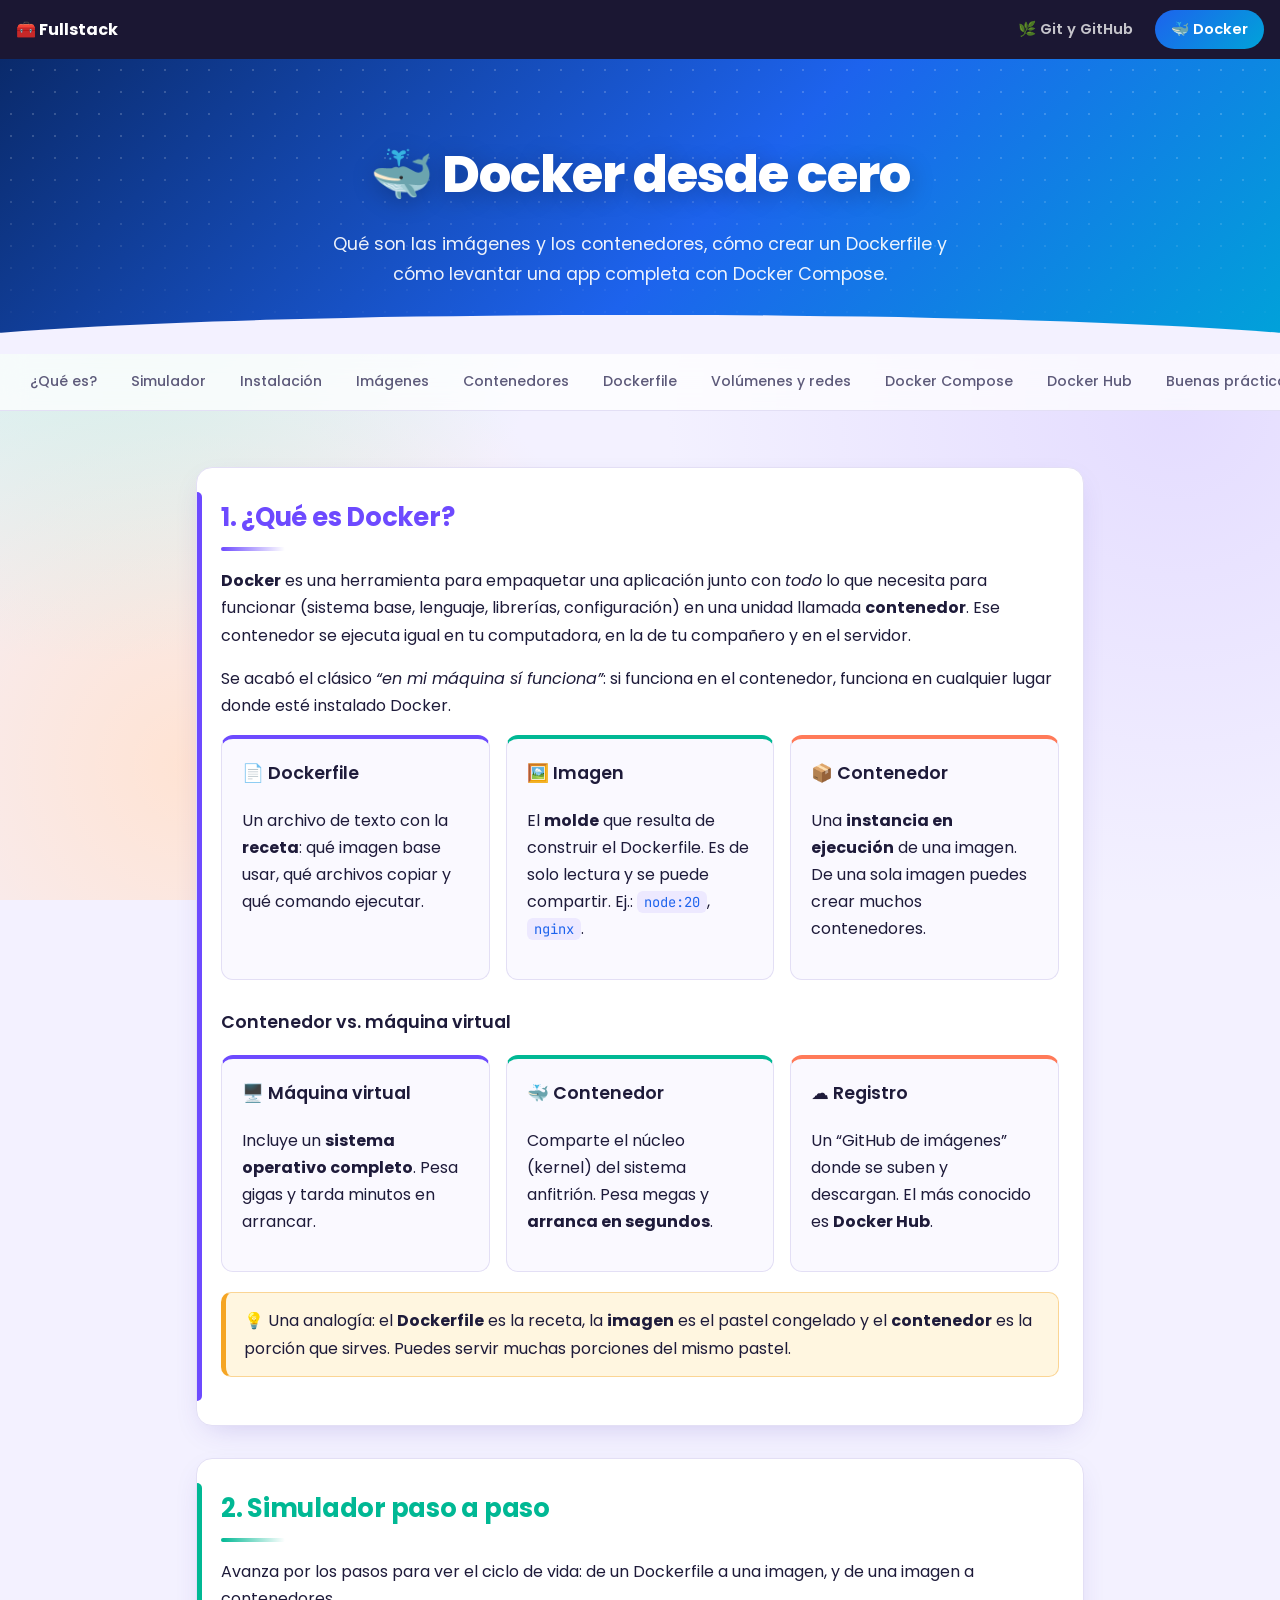
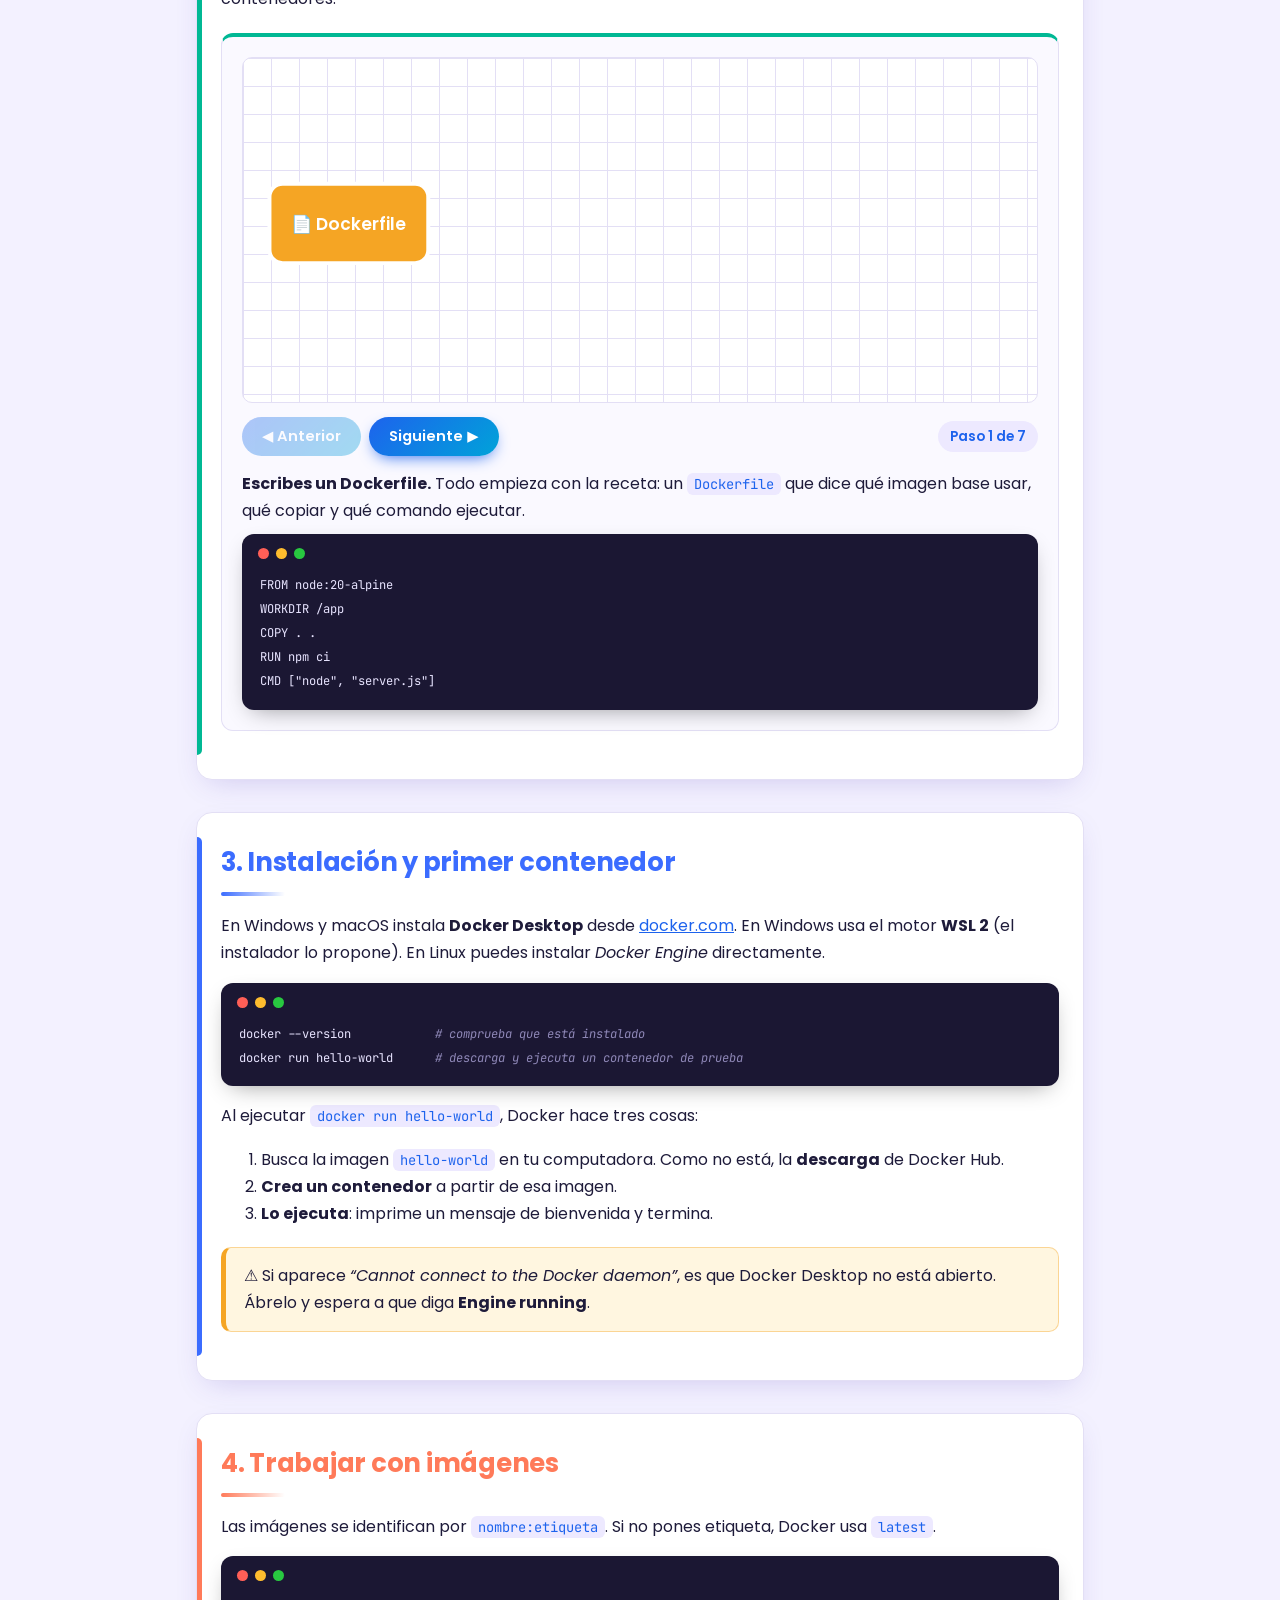
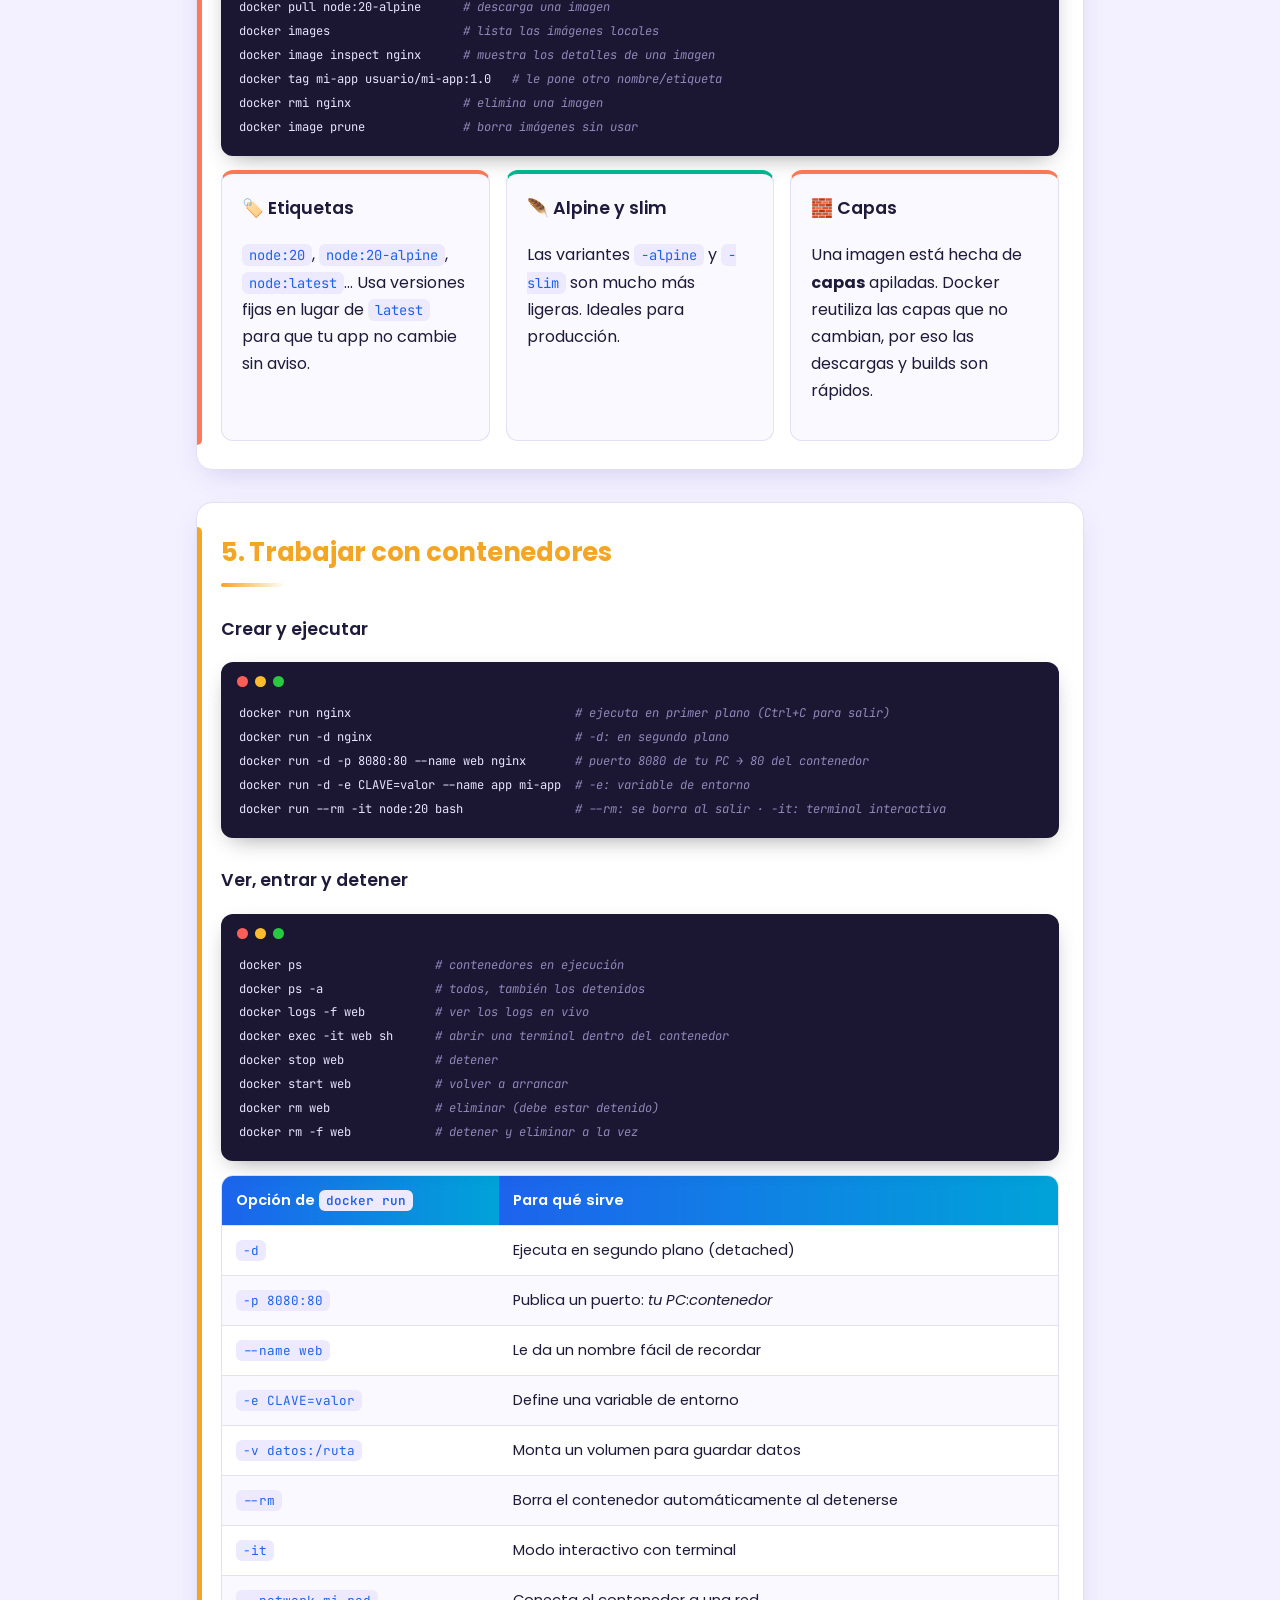
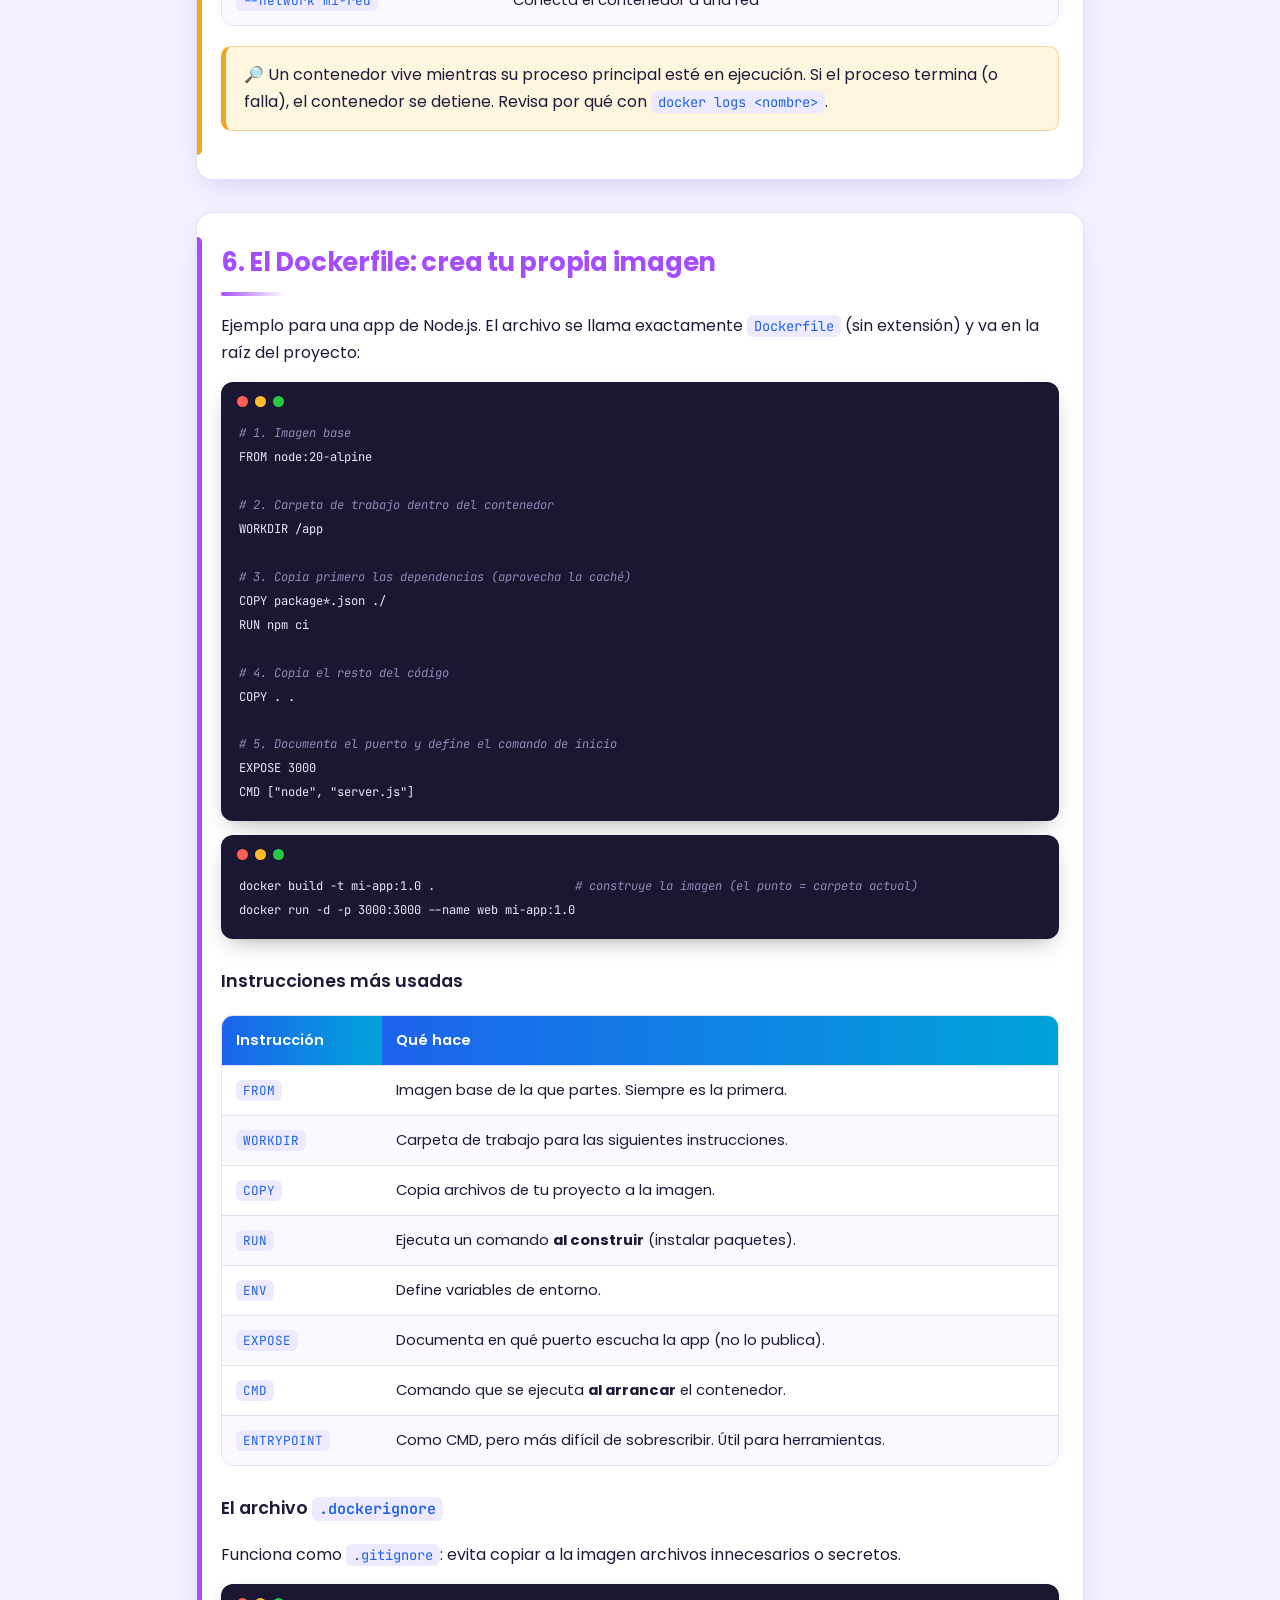
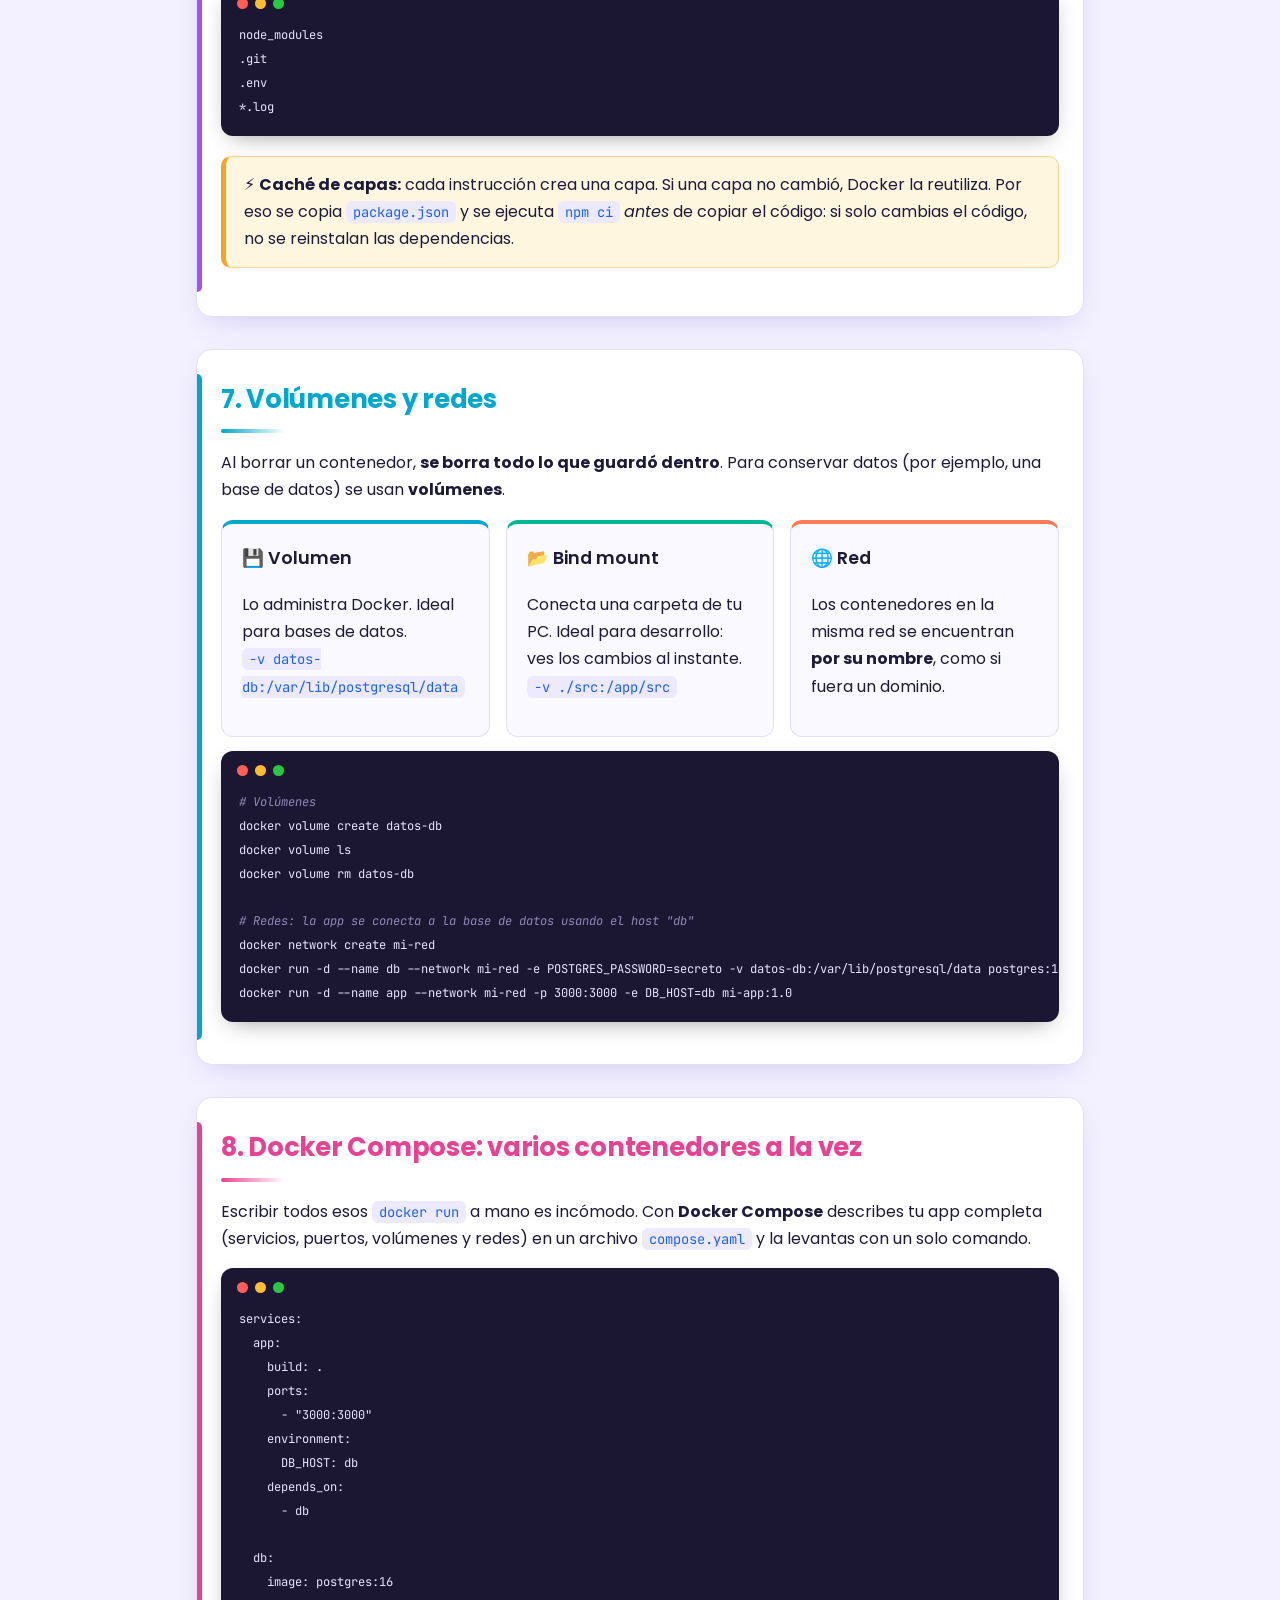
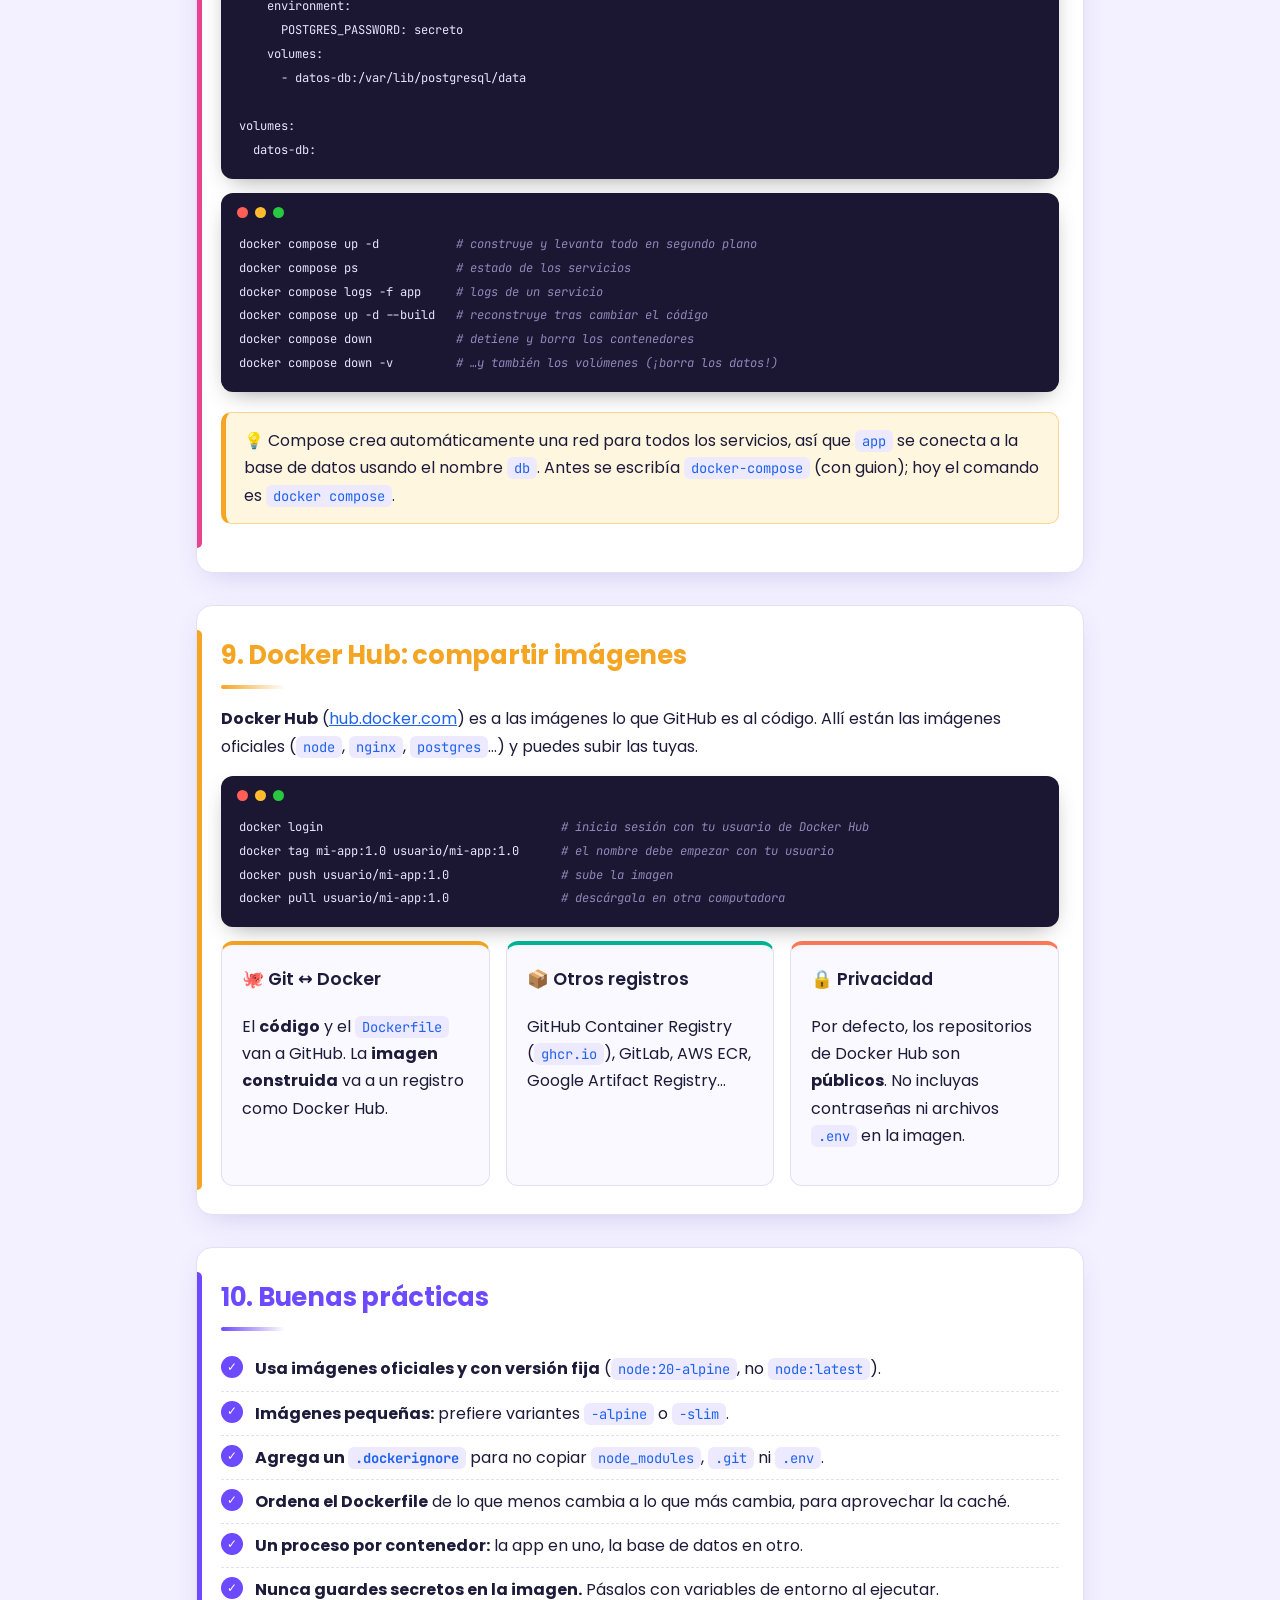
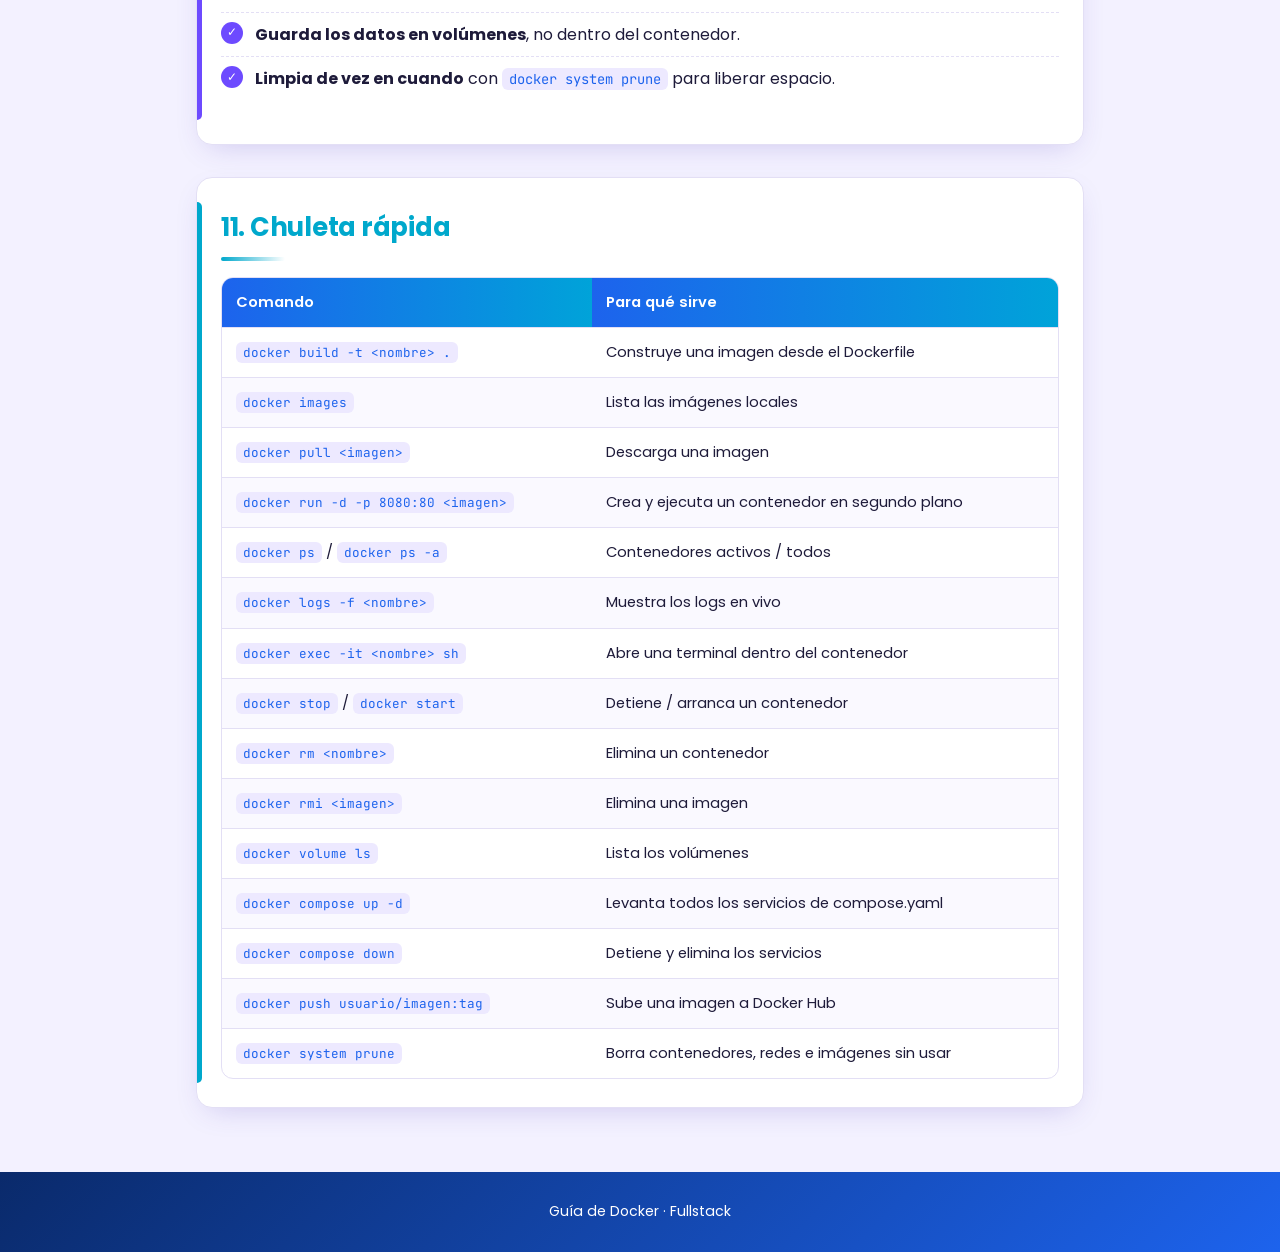
<file: docker.html>
<!DOCTYPE html>
<html lang="es">
<head>
<meta charset="UTF-8">
<meta name="viewport" content="width=device-width, initial-scale=1.0">
<title>Guía de Docker</title>
<link rel="stylesheet" href="styles.css?v=2">
</head>
<body class="docker">

<div class="site-nav">
  <a href="index.html" class="site-brand">🧰 Fullstack</a>
  <div class="site-tabs">
    <a href="index.html">🌿 Git y GitHub</a>
    <a href="docker.html" class="active" aria-current="page">🐳 Docker</a>
  </div>
</div>

<header>
  <h1>🐳 Docker desde cero</h1>
  <p>Qué son las imágenes y los contenedores, cómo crear un Dockerfile y cómo levantar una app completa con Docker Compose.</p>
</header>

<nav>
  <a href="#que-es">¿Qué es?</a>
  <a href="#simulador">Simulador</a>
  <a href="#instalar">Instalación</a>
  <a href="#imagenes">Imágenes</a>
  <a href="#contenedores">Contenedores</a>
  <a href="#dockerfile">Dockerfile</a>
  <a href="#volumenes">Volúmenes y redes</a>
  <a href="#compose">Docker Compose</a>
  <a href="#hub">Docker Hub</a>
  <a href="#practicas">Buenas prácticas</a>
  <a href="#chuleta">Chuleta</a>
  <a href="docker-ejemplos.html" class="nav-cta">📘 Ejemplos prácticos</a>
</nav>

<main>

<section id="que-es">
  <h2>1. ¿Qué es Docker?</h2>
  <p>
    <strong>Docker</strong> es una herramienta para empaquetar una aplicación junto con <em>todo</em> lo que necesita
    para funcionar (sistema base, lenguaje, librerías, configuración) en una unidad llamada <strong>contenedor</strong>.
    Ese contenedor se ejecuta igual en tu computadora, en la de tu compañero y en el servidor.
  </p>
  <p>
    Se acabó el clásico <em>“en mi máquina sí funciona”</em>: si funciona en el contenedor, funciona en cualquier lugar
    donde esté instalado Docker.
  </p>
  <div class="grid">
    <div class="card">
      <h3>📄 Dockerfile</h3>
      <p>Un archivo de texto con la <strong>receta</strong>: qué imagen base usar, qué archivos copiar y qué comando ejecutar.</p>
    </div>
    <div class="card">
      <h3>🖼️ Imagen</h3>
      <p>El <strong>molde</strong> que resulta de construir el Dockerfile. Es de solo lectura y se puede compartir. Ej.: <code>node:20</code>, <code>nginx</code>.</p>
    </div>
    <div class="card">
      <h3>📦 Contenedor</h3>
      <p>Una <strong>instancia en ejecución</strong> de una imagen. De una sola imagen puedes crear muchos contenedores.</p>
    </div>
  </div>

  <h3>Contenedor vs. máquina virtual</h3>
  <div class="grid">
    <div class="card">
      <h3>🖥️ Máquina virtual</h3>
      <p>Incluye un <strong>sistema operativo completo</strong>. Pesa gigas y tarda minutos en arrancar.</p>
    </div>
    <div class="card">
      <h3>🐳 Contenedor</h3>
      <p>Comparte el núcleo (kernel) del sistema anfitrión. Pesa megas y <strong>arranca en segundos</strong>.</p>
    </div>
    <div class="card">
      <h3>☁️ Registro</h3>
      <p>Un “GitHub de imágenes” donde se suben y descargan. El más conocido es <strong>Docker Hub</strong>.</p>
    </div>
  </div>
  <div class="note">
    💡 Una analogía: el <strong>Dockerfile</strong> es la receta, la <strong>imagen</strong> es el pastel congelado
    y el <strong>contenedor</strong> es la porción que sirves. Puedes servir muchas porciones del mismo pastel.
  </div>
</section>

<section id="simulador">
  <h2>2. Simulador paso a paso</h2>
  <p>Avanza por los pasos para ver el ciclo de vida: de un Dockerfile a una imagen, y de una imagen a contenedores.</p>

  <div class="card sim">
    <svg viewBox="0 0 600 260" role="img" aria-label="Diagrama del ciclo Dockerfile, imagen y contenedores">
      <defs>
        <marker id="flecha" viewBox="0 0 10 10" refX="9" refY="5" markerWidth="7" markerHeight="7" orient="auto">
          <path d="M0 0 L10 5 L0 10 z" style="fill:var(--muted)"/>
        </marker>
      </defs>

      <!-- Dockerfile -->
      <g class="box" data-show="0-6">
        <rect x="20" y="95" width="120" height="60" style="fill:var(--warn)"/>
        <text x="80" y="130" text-anchor="middle">📄 Dockerfile</text>
      </g>

      <!-- build -->
      <path class="arrow" d="M140 125 L206 125" marker-end="url(#flecha)" data-show="1-6"/>
      <text class="lbl" x="173" y="115" text-anchor="middle" data-show="1-6">build</text>

      <!-- Imagen -->
      <g class="box" data-show="1-6">
        <rect x="210" y="95" width="130" height="60" style="fill:var(--main)"/>
        <text x="275" y="120" text-anchor="middle">🖼️ Imagen</text>
        <text x="275" y="140" text-anchor="middle">mi-app:1.0</text>
      </g>

      <!-- run → contenedor web -->
      <path class="arrow" d="M340 125 C 380 125, 385 58, 426 58" marker-end="url(#flecha)" data-show="2-4"/>
      <text class="lbl" x="385" y="78" text-anchor="middle" data-show="2-4">run</text>
      <g class="box" data-show="2-3">
        <rect x="430" y="30" width="155" height="56" style="fill:var(--fix)"/>
        <text x="507" y="53" text-anchor="middle">📦 web</text>
        <text x="507" y="73" text-anchor="middle">▶ en ejecución :3000</text>
      </g>
      <g class="box" data-show="4-4">
        <rect x="430" y="30" width="155" height="56" style="fill:var(--muted)"/>
        <text x="507" y="53" text-anchor="middle">📦 web</text>
        <text x="507" y="73" text-anchor="middle">■ detenido</text>
      </g>

      <!-- run → contenedor web2 -->
      <path class="arrow" d="M340 125 C 380 125, 385 168, 426 168" marker-end="url(#flecha)" data-show="3-6"/>
      <g class="box" data-show="3-6">
        <rect x="430" y="140" width="155" height="56" style="fill:var(--fix)"/>
        <text x="507" y="163" text-anchor="middle">📦 web2</text>
        <text x="507" y="183" text-anchor="middle">▶ en ejecución :3001</text>
      </g>

      <!-- push → Docker Hub -->
      <path class="arrow" d="M275 155 L275 196" marker-end="url(#flecha)" data-show="6-6"/>
      <text class="lbl" x="285" y="182" data-show="6-6">push</text>
      <g class="box" data-show="6-6">
        <rect x="200" y="200" width="150" height="46" style="fill:var(--feature)"/>
        <text x="275" y="228" text-anchor="middle">☁️ Docker Hub</text>
      </g>
    </svg>

    <div class="sim-controls">
      <button id="prev" type="button">◀ Anterior</button>
      <button id="next" type="button">Siguiente ▶</button>
      <span class="step-count" id="count"></span>
    </div>
    <div class="sim-desc" id="desc"></div>
  </div>
</section>

<section id="instalar">
  <h2>3. Instalación y primer contenedor</h2>
  <p>
    En Windows y macOS instala <strong>Docker Desktop</strong> desde <a href="https://www.docker.com/products/docker-desktop/" target="_blank" rel="noopener">docker.com</a>.
    En Windows usa el motor <strong>WSL 2</strong> (el instalador lo propone). En Linux puedes instalar <em>Docker Engine</em> directamente.
  </p>
<pre><code>docker --version            <span class="comment"># comprueba que está instalado</span>
docker run hello-world      <span class="comment"># descarga y ejecuta un contenedor de prueba</span></code></pre>
  <p>Al ejecutar <code>docker run hello-world</code>, Docker hace tres cosas:</p>
  <ol>
    <li>Busca la imagen <code>hello-world</code> en tu computadora. Como no está, la <strong>descarga</strong> de Docker Hub.</li>
    <li><strong>Crea un contenedor</strong> a partir de esa imagen.</li>
    <li><strong>Lo ejecuta</strong>: imprime un mensaje de bienvenida y termina.</li>
  </ol>
  <div class="note">
    ⚠️ Si aparece <em>“Cannot connect to the Docker daemon”</em>, es que Docker Desktop no está abierto. Ábrelo y espera a que diga <strong>Engine running</strong>.
  </div>
</section>

<section id="imagenes">
  <h2>4. Trabajar con imágenes</h2>
  <p>Las imágenes se identifican por <code>nombre:etiqueta</code>. Si no pones etiqueta, Docker usa <code>latest</code>.</p>
<pre><code>docker pull node:20-alpine      <span class="comment"># descarga una imagen</span>
docker images                   <span class="comment"># lista las imágenes locales</span>
docker image inspect nginx      <span class="comment"># muestra los detalles de una imagen</span>
docker tag mi-app usuario/mi-app:1.0   <span class="comment"># le pone otro nombre/etiqueta</span>
docker rmi nginx                <span class="comment"># elimina una imagen</span>
docker image prune              <span class="comment"># borra imágenes sin usar</span></code></pre>
  <div class="grid">
    <div class="card">
      <h3>🏷️ Etiquetas</h3>
      <p><code>node:20</code>, <code>node:20-alpine</code>, <code>node:latest</code>… Usa versiones fijas en lugar de <code>latest</code> para que tu app no cambie sin aviso.</p>
    </div>
    <div class="card">
      <h3>🪶 Alpine y slim</h3>
      <p>Las variantes <code>-alpine</code> y <code>-slim</code> son mucho más ligeras. Ideales para producción.</p>
    </div>
    <div class="card">
      <h3>🧱 Capas</h3>
      <p>Una imagen está hecha de <strong>capas</strong> apiladas. Docker reutiliza las capas que no cambian, por eso las descargas y builds son rápidos.</p>
    </div>
  </div>
</section>

<section id="contenedores">
  <h2>5. Trabajar con contenedores</h2>
  <h3>Crear y ejecutar</h3>
<pre><code>docker run nginx                                <span class="comment"># ejecuta en primer plano (Ctrl+C para salir)</span>
docker run -d nginx                             <span class="comment"># -d: en segundo plano</span>
docker run -d -p 8080:80 --name web nginx       <span class="comment"># puerto 8080 de tu PC → 80 del contenedor</span>
docker run -d -e CLAVE=valor --name app mi-app  <span class="comment"># -e: variable de entorno</span>
docker run --rm -it node:20 bash                <span class="comment"># --rm: se borra al salir · -it: terminal interactiva</span></code></pre>

  <h3>Ver, entrar y detener</h3>
<pre><code>docker ps                   <span class="comment"># contenedores en ejecución</span>
docker ps -a                <span class="comment"># todos, también los detenidos</span>
docker logs -f web          <span class="comment"># ver los logs en vivo</span>
docker exec -it web sh      <span class="comment"># abrir una terminal dentro del contenedor</span>
docker stop web             <span class="comment"># detener</span>
docker start web            <span class="comment"># volver a arrancar</span>
docker rm web               <span class="comment"># eliminar (debe estar detenido)</span>
docker rm -f web            <span class="comment"># detener y eliminar a la vez</span></code></pre>

  <div class="table-wrap">
  <table>
    <thead><tr><th>Opción de <code>docker run</code></th><th>Para qué sirve</th></tr></thead>
    <tbody>
      <tr><td><code>-d</code></td><td>Ejecuta en segundo plano (detached)</td></tr>
      <tr><td><code>-p 8080:80</code></td><td>Publica un puerto: <em>tu PC</em>:<em>contenedor</em></td></tr>
      <tr><td><code>--name web</code></td><td>Le da un nombre fácil de recordar</td></tr>
      <tr><td><code>-e CLAVE=valor</code></td><td>Define una variable de entorno</td></tr>
      <tr><td><code>-v datos:/ruta</code></td><td>Monta un volumen para guardar datos</td></tr>
      <tr><td><code>--rm</code></td><td>Borra el contenedor automáticamente al detenerse</td></tr>
      <tr><td><code>-it</code></td><td>Modo interactivo con terminal</td></tr>
      <tr><td><code>--network mi-red</code></td><td>Conecta el contenedor a una red</td></tr>
    </tbody>
  </table>
  </div>
  <div class="note">
    🔎 Un contenedor vive mientras su proceso principal esté en ejecución. Si el proceso termina (o falla), el contenedor se detiene.
    Revisa por qué con <code>docker logs &lt;nombre&gt;</code>.
  </div>
</section>

<section id="dockerfile">
  <h2>6. El Dockerfile: crea tu propia imagen</h2>
  <p>Ejemplo para una app de Node.js. El archivo se llama exactamente <code>Dockerfile</code> (sin extensión) y va en la raíz del proyecto:</p>
<pre><code><span class="comment"># 1. Imagen base</span>
FROM node:20-alpine

<span class="comment"># 2. Carpeta de trabajo dentro del contenedor</span>
WORKDIR /app

<span class="comment"># 3. Copia primero las dependencias (aprovecha la caché)</span>
COPY package*.json ./
RUN npm ci

<span class="comment"># 4. Copia el resto del código</span>
COPY . .

<span class="comment"># 5. Documenta el puerto y define el comando de inicio</span>
EXPOSE 3000
CMD ["node", "server.js"]</code></pre>
<pre><code>docker build -t mi-app:1.0 .                    <span class="comment"># construye la imagen (el punto = carpeta actual)</span>
docker run -d -p 3000:3000 --name web mi-app:1.0</code></pre>

  <h3>Instrucciones más usadas</h3>
  <div class="table-wrap">
  <table>
    <thead><tr><th>Instrucción</th><th>Qué hace</th></tr></thead>
    <tbody>
      <tr><td><code>FROM</code></td><td>Imagen base de la que partes. Siempre es la primera.</td></tr>
      <tr><td><code>WORKDIR</code></td><td>Carpeta de trabajo para las siguientes instrucciones.</td></tr>
      <tr><td><code>COPY</code></td><td>Copia archivos de tu proyecto a la imagen.</td></tr>
      <tr><td><code>RUN</code></td><td>Ejecuta un comando <strong>al construir</strong> (instalar paquetes).</td></tr>
      <tr><td><code>ENV</code></td><td>Define variables de entorno.</td></tr>
      <tr><td><code>EXPOSE</code></td><td>Documenta en qué puerto escucha la app (no lo publica).</td></tr>
      <tr><td><code>CMD</code></td><td>Comando que se ejecuta <strong>al arrancar</strong> el contenedor.</td></tr>
      <tr><td><code>ENTRYPOINT</code></td><td>Como CMD, pero más difícil de sobrescribir. Útil para herramientas.</td></tr>
    </tbody>
  </table>
  </div>

  <h3>El archivo <code>.dockerignore</code></h3>
  <p>Funciona como <code>.gitignore</code>: evita copiar a la imagen archivos innecesarios o secretos.</p>
<pre><code>node_modules
.git
.env
*.log</code></pre>
  <div class="note">
    ⚡ <strong>Caché de capas:</strong> cada instrucción crea una capa. Si una capa no cambió, Docker la reutiliza.
    Por eso se copia <code>package.json</code> y se ejecuta <code>npm ci</code> <em>antes</em> de copiar el código:
    si solo cambias el código, no se reinstalan las dependencias.
  </div>
</section>

<section id="volumenes">
  <h2>7. Volúmenes y redes</h2>
  <p>
    Al borrar un contenedor, <strong>se borra todo lo que guardó dentro</strong>. Para conservar datos (por ejemplo,
    una base de datos) se usan <strong>volúmenes</strong>.
  </p>
  <div class="grid">
    <div class="card">
      <h3>💾 Volumen</h3>
      <p>Lo administra Docker. Ideal para bases de datos.<br><code>-v datos-db:/var/lib/postgresql/data</code></p>
    </div>
    <div class="card">
      <h3>📂 Bind mount</h3>
      <p>Conecta una carpeta de tu PC. Ideal para desarrollo: ves los cambios al instante.<br><code>-v ./src:/app/src</code></p>
    </div>
    <div class="card">
      <h3>🌐 Red</h3>
      <p>Los contenedores en la misma red se encuentran <strong>por su nombre</strong>, como si fuera un dominio.</p>
    </div>
  </div>
<pre><code><span class="comment"># Volúmenes</span>
docker volume create datos-db
docker volume ls
docker volume rm datos-db

<span class="comment"># Redes: la app se conecta a la base de datos usando el host "db"</span>
docker network create mi-red
docker run -d --name db --network mi-red -e POSTGRES_PASSWORD=secreto -v datos-db:/var/lib/postgresql/data postgres:16
docker run -d --name app --network mi-red -p 3000:3000 -e DB_HOST=db mi-app:1.0</code></pre>
</section>

<section id="compose">
  <h2>8. Docker Compose: varios contenedores a la vez</h2>
  <p>
    Escribir todos esos <code>docker run</code> a mano es incómodo. Con <strong>Docker Compose</strong> describes tu app completa
    (servicios, puertos, volúmenes y redes) en un archivo <code>compose.yaml</code> y la levantas con un solo comando.
  </p>
<pre><code>services:
  app:
    build: .
    ports:
      - "3000:3000"
    environment:
      DB_HOST: db
    depends_on:
      - db

  db:
    image: postgres:16
    environment:
      POSTGRES_PASSWORD: secreto
    volumes:
      - datos-db:/var/lib/postgresql/data

volumes:
  datos-db:</code></pre>
<pre><code>docker compose up -d           <span class="comment"># construye y levanta todo en segundo plano</span>
docker compose ps              <span class="comment"># estado de los servicios</span>
docker compose logs -f app     <span class="comment"># logs de un servicio</span>
docker compose up -d --build   <span class="comment"># reconstruye tras cambiar el código</span>
docker compose down            <span class="comment"># detiene y borra los contenedores</span>
docker compose down -v         <span class="comment"># …y también los volúmenes (¡borra los datos!)</span></code></pre>
  <div class="note">
    💡 Compose crea automáticamente una red para todos los servicios, así que <code>app</code> se conecta a la base de datos usando
    el nombre <code>db</code>. Antes se escribía <code>docker-compose</code> (con guion); hoy el comando es <code>docker compose</code>.
  </div>
</section>

<section id="hub">
  <h2>9. Docker Hub: compartir imágenes</h2>
  <p>
    <strong>Docker Hub</strong> (<a href="https://hub.docker.com" target="_blank" rel="noopener">hub.docker.com</a>) es a las imágenes
    lo que GitHub es al código. Allí están las imágenes oficiales (<code>node</code>, <code>nginx</code>, <code>postgres</code>…) y puedes subir las tuyas.
  </p>
<pre><code>docker login                                  <span class="comment"># inicia sesión con tu usuario de Docker Hub</span>
docker tag mi-app:1.0 usuario/mi-app:1.0      <span class="comment"># el nombre debe empezar con tu usuario</span>
docker push usuario/mi-app:1.0                <span class="comment"># sube la imagen</span>
docker pull usuario/mi-app:1.0                <span class="comment"># descárgala en otra computadora</span></code></pre>
  <div class="grid">
    <div class="card">
      <h3>🐙 Git ↔ Docker</h3>
      <p>El <strong>código</strong> y el <code>Dockerfile</code> van a GitHub. La <strong>imagen construida</strong> va a un registro como Docker Hub.</p>
    </div>
    <div class="card">
      <h3>📦 Otros registros</h3>
      <p>GitHub Container Registry (<code>ghcr.io</code>), GitLab, AWS ECR, Google Artifact Registry…</p>
    </div>
    <div class="card">
      <h3>🔒 Privacidad</h3>
      <p>Por defecto, los repositorios de Docker Hub son <strong>públicos</strong>. No incluyas contraseñas ni archivos <code>.env</code> en la imagen.</p>
    </div>
  </div>
</section>

<section id="practicas">
  <h2>10. Buenas prácticas</h2>
  <ul>
    <li><strong>Usa imágenes oficiales y con versión fija</strong> (<code>node:20-alpine</code>, no <code>node:latest</code>).</li>
    <li><strong>Imágenes pequeñas:</strong> prefiere variantes <code>-alpine</code> o <code>-slim</code>.</li>
    <li><strong>Agrega un <code>.dockerignore</code></strong> para no copiar <code>node_modules</code>, <code>.git</code> ni <code>.env</code>.</li>
    <li><strong>Ordena el Dockerfile</strong> de lo que menos cambia a lo que más cambia, para aprovechar la caché.</li>
    <li><strong>Un proceso por contenedor:</strong> la app en uno, la base de datos en otro.</li>
    <li><strong>Nunca guardes secretos en la imagen.</strong> Pásalos con variables de entorno al ejecutar.</li>
    <li><strong>Guarda los datos en volúmenes</strong>, no dentro del contenedor.</li>
    <li><strong>Limpia de vez en cuando</strong> con <code>docker system prune</code> para liberar espacio.</li>
  </ul>
</section>

<section id="chuleta">
  <h2>11. Chuleta rápida</h2>
  <div class="table-wrap">
  <table>
    <thead><tr><th>Comando</th><th>Para qué sirve</th></tr></thead>
    <tbody>
      <tr><td><code>docker build -t &lt;nombre&gt; .</code></td><td>Construye una imagen desde el Dockerfile</td></tr>
      <tr><td><code>docker images</code></td><td>Lista las imágenes locales</td></tr>
      <tr><td><code>docker pull &lt;imagen&gt;</code></td><td>Descarga una imagen</td></tr>
      <tr><td><code>docker run -d -p 8080:80 &lt;imagen&gt;</code></td><td>Crea y ejecuta un contenedor en segundo plano</td></tr>
      <tr><td><code>docker ps</code> / <code>docker ps -a</code></td><td>Contenedores activos / todos</td></tr>
      <tr><td><code>docker logs -f &lt;nombre&gt;</code></td><td>Muestra los logs en vivo</td></tr>
      <tr><td><code>docker exec -it &lt;nombre&gt; sh</code></td><td>Abre una terminal dentro del contenedor</td></tr>
      <tr><td><code>docker stop</code> / <code>docker start</code></td><td>Detiene / arranca un contenedor</td></tr>
      <tr><td><code>docker rm &lt;nombre&gt;</code></td><td>Elimina un contenedor</td></tr>
      <tr><td><code>docker rmi &lt;imagen&gt;</code></td><td>Elimina una imagen</td></tr>
      <tr><td><code>docker volume ls</code></td><td>Lista los volúmenes</td></tr>
      <tr><td><code>docker compose up -d</code></td><td>Levanta todos los servicios de compose.yaml</td></tr>
      <tr><td><code>docker compose down</code></td><td>Detiene y elimina los servicios</td></tr>
      <tr><td><code>docker push usuario/imagen:tag</code></td><td>Sube una imagen a Docker Hub</td></tr>
      <tr><td><code>docker system prune</code></td><td>Borra contenedores, redes e imágenes sin usar</td></tr>
    </tbody>
  </table>
  </div>
</section>

</main>

<footer>Guía de Docker · Fullstack</footer>

<script src="docker.js"></script>
</body>
</html>
</file>
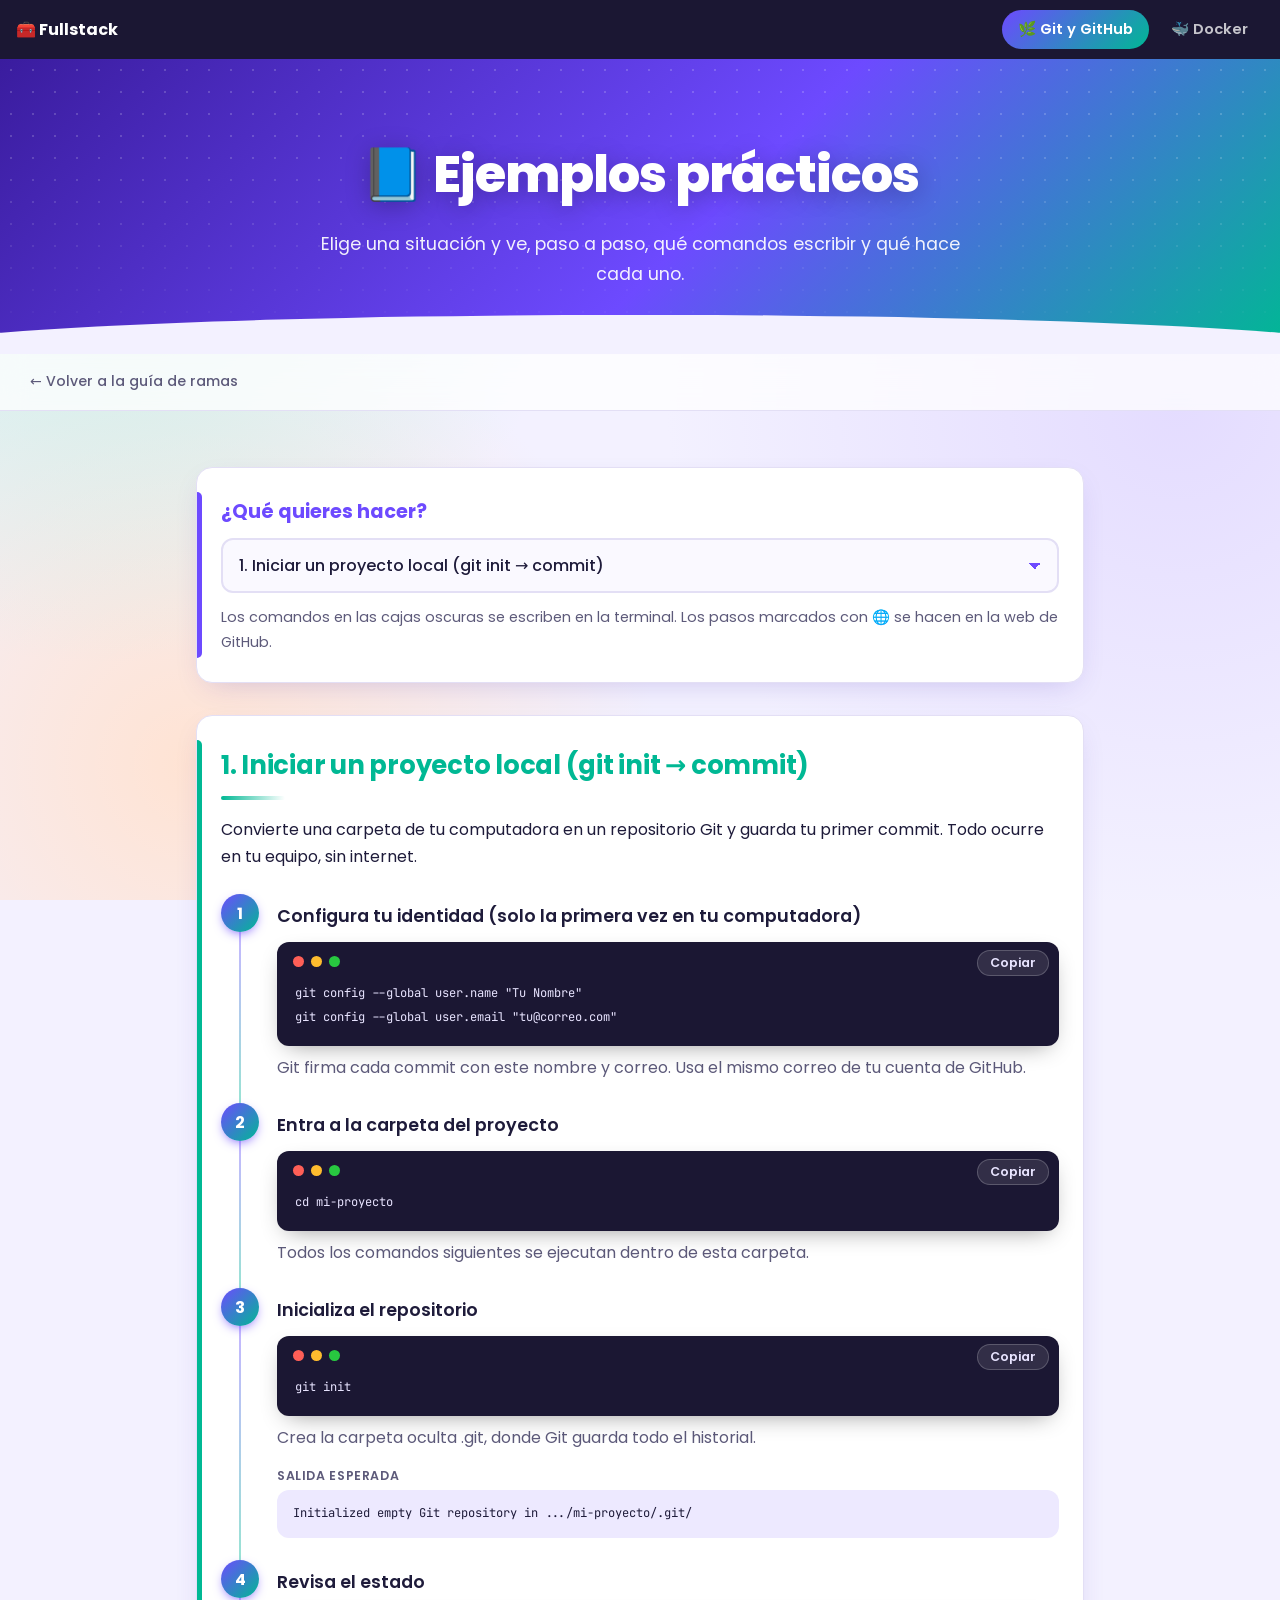
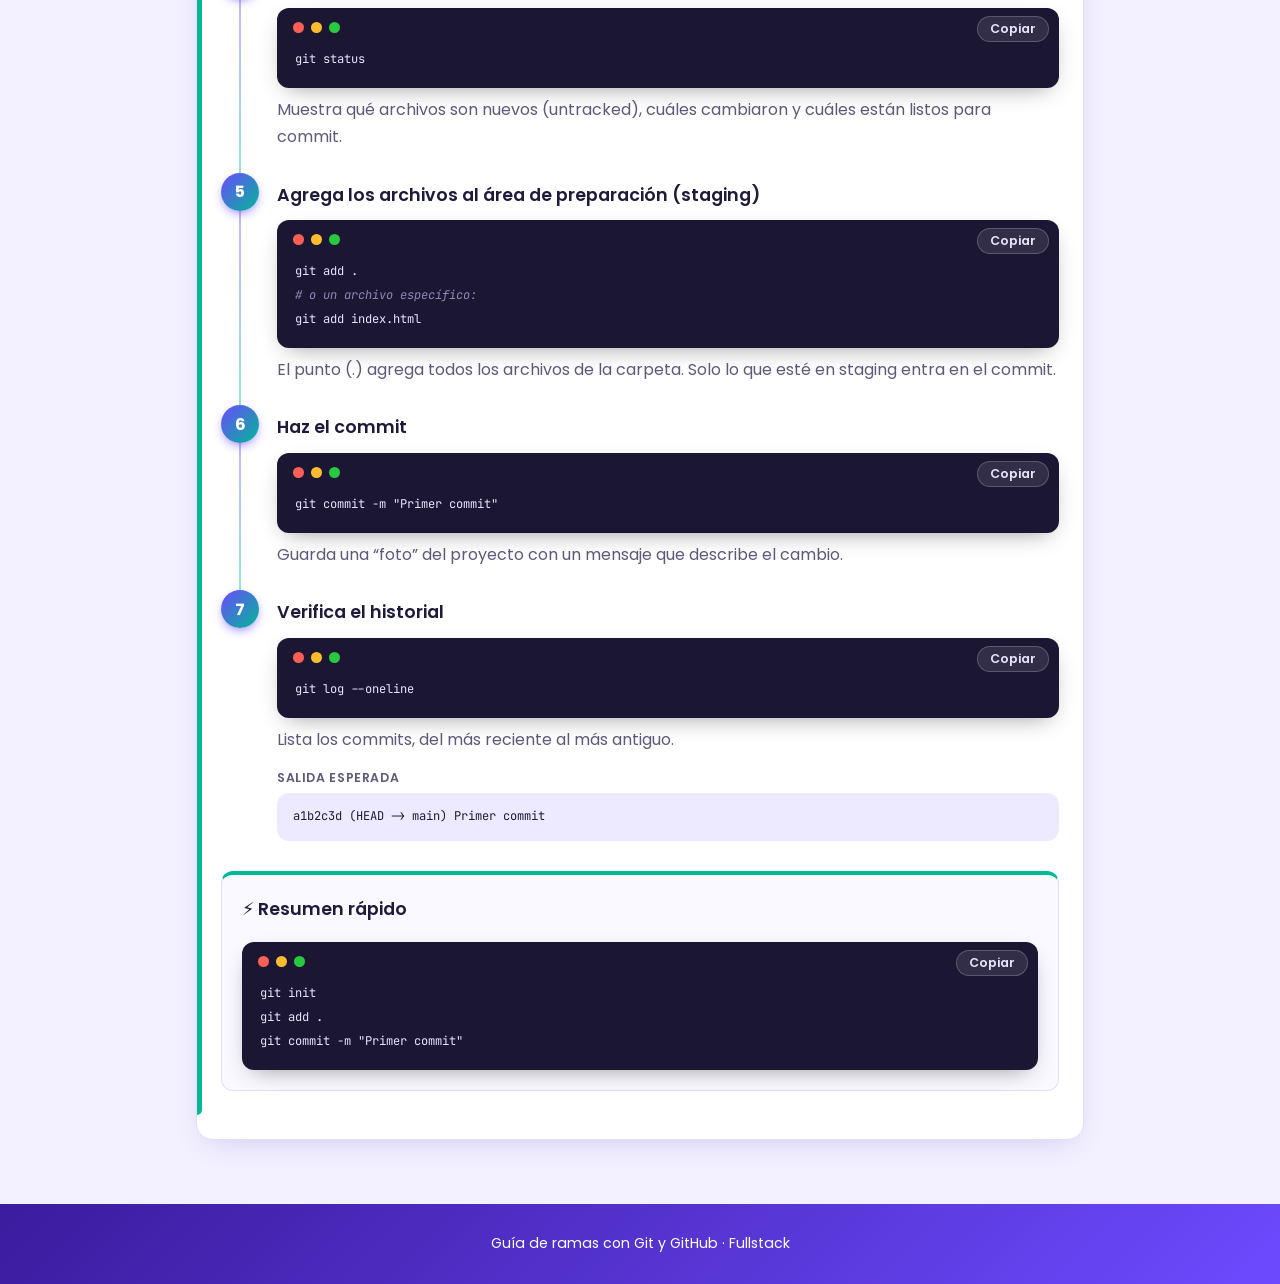
<file: ejemplos.html>
<!DOCTYPE html>
<html lang="es">
<head>
<meta charset="UTF-8">
<meta name="viewport" content="width=device-width, initial-scale=1.0">
<title>Ejemplos prácticos de Git</title>
<link rel="stylesheet" href="styles.css?v=2">
</head>
<body>

<div class="site-nav">
  <a href="index.html" class="site-brand">🧰 Fullstack</a>
  <div class="site-tabs">
    <a href="index.html" class="active" aria-current="page">🌿 Git y GitHub</a>
    <a href="docker.html">🐳 Docker</a>
  </div>
</div>

<header>
  <h1>📘 Ejemplos prácticos</h1>
  <p>Elige una situación y ve, paso a paso, qué comandos escribir y qué hace cada uno.</p>
</header>

<nav>
  <a href="index.html">← Volver a la guía de ramas</a>
</nav>

<main>

<section class="picker">
  <label for="ejemplo-select">¿Qué quieres hacer?</label>
  <select id="ejemplo-select"></select>
  <p class="picker-hint">Los comandos en las cajas oscuras se escriben en la terminal. Los pasos marcados con 🌐 se hacen en la web de GitHub.</p>
</section>

<section id="ejemplo" aria-live="polite"></section>

</main>

<footer>Guía de ramas con Git y GitHub · Fullstack</footer>

<script src="ejemplos.js"></script>
<script src="ejemplos-app.js"></script>
</body>
</html>
</file>
<file: styles.css>
@import url("https://fonts.googleapis.com/css2?family=Poppins:wght@400;500;600;700;800&family=JetBrains+Mono:wght@400;600&display=swap");

/* ========== Paleta de colores ========== */
:root {
  --bg: #f3f1ff;
  --bg-blob-1: #c7f0e4;
  --bg-blob-2: #e4dcff;
  --bg-blob-3: #ffe3d3;
  --surface: #ffffff;
  --surface-2: #faf9ff;
  --text: #1e1b3a;
  --muted: #5d5a7a;
  --border: #e3dff5;
  --accent: #6d4aff;
  --accent-2: #00b894;
  --accent-3: #ff7a59;
  --main: #3b6cff;
  --feature: #a64dff;
  --fix: #00b894;
  --warn: #f5a524;
  --warn-bg: #fff6e0;
  --code-bg: #ede9ff;
  --term-bg: #1b1733;
  --term-text: #e8e4ff;
  --term-comment: #8f88b8;
  --shadow: 0 10px 30px -12px rgba(76, 52, 180, .25);
  --hero-1: #3a1c9e;
  --hero-2: #6d4aff;
  --hero-3: #00b894;
  --radius: 16px;
}

@media (prefers-color-scheme: dark) {
  :root:not([data-theme="light"]) {
    --bg: #0f0c1f;
    --bg-blob-1: #0c3a33;
    --bg-blob-2: #2a1a5e;
    --bg-blob-3: #3d1f1a;
    --surface: #1a1630;
    --surface-2: #211c3d;
    --text: #ece9ff;
    --muted: #a6a1c9;
    --border: #322b57;
    --accent: #9b82ff;
    --accent-2: #2ee6b6;
    --accent-3: #ff9a7a;
    --main: #6b91ff;
    --feature: #c78bff;
    --fix: #2ee6b6;
    --warn: #ffc65c;
    --warn-bg: #2d2412;
    --code-bg: #2a2450;
    --term-bg: #0b0918;
    --shadow: 0 10px 30px -12px rgba(0, 0, 0, .6);
    --hero-1: #1e0f5c;
    --hero-2: #4a2fc4;
    --hero-3: #0a8f74;
  }
}

/* ========== Base ========== */
* { box-sizing: border-box; }
html { scroll-behavior: smooth; }

body {
  margin: 0;
  color: var(--text);
  font-family: "Poppins", system-ui, -apple-system, "Segoe UI", sans-serif;
  line-height: 1.7;
  background-color: var(--bg);
  background-image:
    radial-gradient(circle at 8% 20%, var(--bg-blob-1) 0, transparent 35%),
    radial-gradient(circle at 92% 45%, var(--bg-blob-2) 0, transparent 40%),
    radial-gradient(circle at 15% 85%, var(--bg-blob-3) 0, transparent 35%);
  background-attachment: fixed;
}

::selection { background: var(--accent); color: #fff; }

/* ========== Menú superior (Git / Docker) ========== */
.site-nav {
  display: flex; align-items: center; justify-content: space-between;
  flex-wrap: wrap; gap: 8px 16px;
  padding: 10px 16px;
  background: var(--term-bg);
}
.site-brand {
  color: #fff;
  font-weight: 700;
  text-decoration: none;
}
.site-tabs { display: flex; gap: 6px; }
.site-tabs a {
  padding: 7px 16px;
  border-radius: 999px;
  color: rgba(255,255,255,.75);
  text-decoration: none;
  font-size: .92rem;
  font-weight: 600;
  transition: background .2s, color .2s;
}
.site-tabs a:hover { background: rgba(255,255,255,.12); color: #fff; }
.site-tabs a.active {
  background: linear-gradient(135deg, var(--hero-2), var(--hero-3));
  color: #fff;
}

/* ========== Tema Docker (tonos azules) ========== */
body.docker {
  --accent: #1d63ed;
  --hero-1: #0a2a6b;
  --hero-2: #1d63ed;
  --hero-3: #00a3d9;
}
@media (prefers-color-scheme: dark) {
  :root:not([data-theme="light"]) body.docker {
    --accent: #6ea2ff;
    --hero-1: #061a45;
    --hero-2: #1a4fc0;
    --hero-3: #007ea8;
  }
}

/* ========== Encabezado ========== */
header {
  position: relative;
  overflow: hidden;
  padding: 72px 16px 64px;
  text-align: center;
  color: #fff;
  background: linear-gradient(135deg, var(--hero-1) 0%, var(--hero-2) 55%, var(--hero-3) 100%);
}
header::before {
  /* Patrón de puntos */
  content: "";
  position: absolute; inset: 0;
  background-image: radial-gradient(rgba(255,255,255,.18) 1.5px, transparent 1.5px);
  background-size: 22px 22px;
  mask-image: linear-gradient(to bottom, #000 30%, transparent);
  -webkit-mask-image: linear-gradient(to bottom, #000 30%, transparent);
}
header::after {
  /* Onda inferior */
  content: "";
  position: absolute; left: 0; right: 0; bottom: -1px; height: 40px;
  background: var(--bg);
  clip-path: ellipse(60% 100% at 50% 100%);
}
header h1 {
  position: relative;
  margin: 0 0 12px;
  font-size: clamp(2rem, 6vw, 3.2rem);
  font-weight: 800;
  letter-spacing: -.02em;
  text-shadow: 0 4px 24px rgba(0,0,0,.25);
}
header p {
  position: relative;
  margin: 0 auto;
  max-width: 640px;
  font-size: 1.1rem;
  opacity: .92;
}

/* ========== Navegación ========== */
nav {
  position: sticky; top: 0; z-index: 10;
  display: flex; gap: 6px;
  overflow-x: auto;
  white-space: nowrap;
  padding: 10px 16px;
  background: color-mix(in srgb, var(--surface) 75%, transparent);
  backdrop-filter: blur(12px);
  -webkit-backdrop-filter: blur(12px);
  border-bottom: 1px solid var(--border);
  scrollbar-width: none;
}
nav::-webkit-scrollbar { display: none; }
nav a {
  display: inline-block;
  padding: 6px 14px;
  border-radius: 999px;
  color: var(--muted);
  text-decoration: none;
  font-size: .88rem;
  font-weight: 500;
  transition: background .2s, color .2s;
}
nav a:hover {
  background: var(--accent);
  color: #fff;
}

/* ========== Secciones ========== */
main { max-width: 920px; margin: 0 auto; padding: 24px 16px 64px; }

section {
  --sec: var(--accent);
  position: relative;
  margin-top: 32px;
  padding: 28px 24px;
  background: var(--surface);
  border: 1px solid var(--border);
  border-radius: var(--radius);
  box-shadow: var(--shadow);
  scroll-margin-top: 70px;
}
section::before {
  content: "";
  position: absolute; left: 0; top: 24px; bottom: 24px;
  width: 5px;
  border-radius: 0 6px 6px 0;
  background: var(--sec);
}
/* Un color distinto para cada sección */
section:nth-of-type(1) { --sec: #6d4aff; }
section:nth-of-type(2) { --sec: #00b894; }
section:nth-of-type(3) { --sec: #3b6cff; }
section:nth-of-type(4) { --sec: #ff7a59; }
section:nth-of-type(5) { --sec: #f5a524; }
section:nth-of-type(6) { --sec: #a64dff; }
section:nth-of-type(7) { --sec: #00a8cc; }
section:nth-of-type(8) { --sec: #e84393; }
section:nth-of-type(9) { --sec: #f5a524; }
section:nth-of-type(10) { --sec: #6d4aff; }
section:nth-of-type(11) { --sec: #00a8cc; }

h2 {
  margin: 0 0 16px;
  font-size: 1.6rem;
  font-weight: 700;
  color: var(--sec);
  letter-spacing: -.01em;
}
h2::after {
  content: "";
  display: block;
  width: 64px; height: 4px;
  margin-top: 8px;
  border-radius: 4px;
  background: linear-gradient(90deg, var(--sec), transparent);
}
h3 { font-size: 1.1rem; font-weight: 600; margin-top: 28px; }

a { color: var(--accent); }

/* ========== Código ========== */
code {
  font-family: "JetBrains Mono", ui-monospace, Consolas, monospace;
  background: var(--code-bg);
  color: var(--accent);
  padding: 2px 7px;
  border-radius: 6px;
  font-size: .86em;
}
pre {
  position: relative;
  background: var(--term-bg);
  color: var(--term-text);
  border-radius: 12px;
  padding: 40px 18px 16px;
  overflow-x: auto;
  font-size: .88rem;
  box-shadow: 0 8px 24px -10px rgba(0,0,0,.45);
}
pre::before {
  /* Botones de ventana estilo terminal */
  content: "";
  position: absolute; top: 14px; left: 16px;
  width: 11px; height: 11px; border-radius: 50%;
  background: #ff5f57;
  box-shadow: 18px 0 0 #febc2e, 36px 0 0 #28c840;
}
pre code { background: none; color: inherit; padding: 0; }
.comment { color: var(--term-comment); font-style: italic; }

/* ========== Tarjetas ========== */
.card {
  background: var(--surface-2);
  border: 1px solid var(--border);
  border-top: 4px solid var(--sec, var(--accent));
  border-radius: 12px;
  padding: 20px;
  margin: 20px 0;
  transition: transform .2s, box-shadow .2s;
}
.grid {
  display: grid;
  grid-template-columns: repeat(auto-fit, minmax(240px, 1fr));
  gap: 16px;
}
.grid .card { margin: 0; }
.grid .card:hover { transform: translateY(-4px); box-shadow: var(--shadow); }
.grid .card:nth-child(2) { border-top-color: var(--accent-2); }
.grid .card:nth-child(3) { border-top-color: var(--accent-3); }
.grid .card h3 { margin-top: 0; }

/* ========== Notas ========== */
.note {
  background: var(--warn-bg);
  border: 1px solid color-mix(in srgb, var(--warn) 40%, transparent);
  border-left: 5px solid var(--warn);
  padding: 14px 18px;
  border-radius: 10px;
  margin: 20px 0;
}

/* ========== Tabla ========== */
.table-wrap { overflow-x: auto; border-radius: 12px; border: 1px solid var(--border); }
table { width: 100%; border-collapse: collapse; font-size: .92rem; }
th, td { text-align: left; padding: 12px 14px; vertical-align: top; }
th {
  background: linear-gradient(90deg, var(--hero-2), var(--hero-3));
  color: #fff;
  font-weight: 600;
}
tbody tr:nth-child(even) { background: var(--surface-2); }
tbody tr:hover { background: var(--code-bg); }
td { border-top: 1px solid var(--border); }
td code { white-space: nowrap; }

/* ========== Simulador ========== */
.sim { background: var(--surface-2); }
.sim svg {
  width: 100%; height: auto; display: block;
  background:
    linear-gradient(var(--border) 1px, transparent 1px) 0 0 / 28px 28px,
    linear-gradient(90deg, var(--border) 1px, transparent 1px) 0 0 / 28px 28px,
    var(--surface);
  border-radius: 10px;
  border: 1px solid var(--border);
}
.sim .line { stroke-width: 4; fill: none; stroke-linecap: round; }
.sim .commit { stroke: var(--surface); stroke-width: 3; }
.sim .lbl { font: 600 13px "Poppins", system-ui, sans-serif; fill: var(--text); }
.sim .tag rect { rx: 4; }
.sim .tag text { font: 600 12px "Poppins", system-ui, sans-serif; fill: #fff; }
.sim .box rect { rx: 10; stroke: var(--surface); stroke-width: 3; }
.sim .box text { font: 600 13px "Poppins", system-ui, sans-serif; fill: #fff; }
.sim .arrow { stroke: var(--muted); stroke-width: 2.5; fill: none; }
.sim [data-show] { transition: opacity .35s; }
.sim .hidden { opacity: 0; }

.sim-controls { display: flex; gap: 8px; align-items: center; flex-wrap: wrap; margin-top: 14px; }
.sim-controls button {
  background: linear-gradient(135deg, var(--hero-2), var(--hero-3));
  color: #fff; border: 0; border-radius: 999px;
  padding: 9px 20px;
  font: 600 .92rem "Poppins", system-ui, sans-serif;
  cursor: pointer;
  box-shadow: 0 6px 16px -6px var(--hero-2);
  transition: transform .15s, opacity .2s;
}
.sim-controls button:hover:not(:disabled) { transform: translateY(-2px); }
.sim-controls button:disabled { opacity: .35; cursor: default; box-shadow: none; }
.sim-controls .step-count {
  margin-left: auto;
  padding: 4px 12px;
  border-radius: 999px;
  background: var(--code-bg);
  color: var(--accent);
  font-size: .85rem;
  font-weight: 600;
}
.sim-desc { margin-top: 14px; }
.sim-desc pre { margin: 10px 0 0; }

/* ========== Flujo de trabajo ========== */
.flow { counter-reset: paso; list-style: none; padding: 0; margin: 0; }
.flow > li {
  counter-increment: paso;
  position: relative;
  padding: 4px 0 22px 56px;
}
.flow > li::before {
  content: counter(paso);
  position: absolute; left: 0; top: 0;
  width: 38px; height: 38px; border-radius: 50%;
  background: linear-gradient(135deg, var(--hero-2), var(--hero-3));
  color: #fff;
  display: flex; align-items: center; justify-content: center;
  font-weight: 700;
  box-shadow: 0 4px 12px -4px var(--hero-2);
  z-index: 1;
}
.flow > li:not(:last-child)::after {
  /* Línea que conecta los pasos */
  content: "";
  position: absolute; left: 18px; top: 38px; bottom: 0;
  width: 2px;
  background: linear-gradient(var(--hero-2), var(--hero-3));
  opacity: .4;
}

/* ========== Listas ========== */
#practicas ul { list-style: none; padding: 0; }
#practicas li {
  position: relative;
  padding: 8px 0 8px 34px;
  border-bottom: 1px dashed var(--border);
}
#practicas li:last-child { border-bottom: 0; }
#practicas li::before {
  content: "✓";
  position: absolute; left: 0; top: 9px;
  width: 22px; height: 22px; border-radius: 50%;
  background: var(--sec);
  color: #fff;
  font-size: .75rem; font-weight: 700;
  display: flex; align-items: center; justify-content: center;
}

/* ========== Pie ========== */
footer {
  text-align: center;
  color: #fff;
  font-size: .88rem;
  padding: 28px 16px;
  background: linear-gradient(135deg, var(--hero-1), var(--hero-2));
}

/* ========== Móvil ========== */
@media (max-width: 600px) {
  header { padding: 56px 16px 52px; }
  section { padding: 22px 16px; }
  section::before { top: 18px; bottom: 18px; }
}

/* ========== Enlace destacado del menú ========== */
nav a.nav-cta {
  background: linear-gradient(135deg, var(--hero-2), var(--hero-3));
  color: #fff;
  font-weight: 600;
}
nav a.nav-cta:hover { opacity: .9; }

/* ========== Página de ejemplos ========== */
.picker label {
  display: block;
  margin-bottom: 10px;
  font-size: 1.2rem;
  font-weight: 700;
  color: var(--sec);
}
.picker select {
  width: 100%;
  padding: 14px 44px 14px 16px;
  font: 500 1rem "Poppins", system-ui, sans-serif;
  color: var(--text);
  background-color: var(--surface-2);
  background-image: linear-gradient(45deg, transparent 50%, var(--accent) 50%),
                    linear-gradient(135deg, var(--accent) 50%, transparent 50%);
  background-position: calc(100% - 22px) 50%, calc(100% - 16px) 50%;
  background-size: 6px 6px;
  background-repeat: no-repeat;
  border: 2px solid var(--border);
  border-radius: 12px;
  appearance: none;
  -webkit-appearance: none;
  cursor: pointer;
  transition: border-color .2s, box-shadow .2s;
}
.picker select:focus {
  outline: none;
  border-color: var(--accent);
  box-shadow: 0 0 0 4px color-mix(in srgb, var(--accent) 25%, transparent);
}
.picker-hint { margin: 12px 0 0; color: var(--muted); font-size: .9rem; }

#ejemplo .flow { margin-top: 24px; }
.paso h3 { margin: 4px 0 10px; }
.paso p { margin: 8px 0 0; color: var(--muted); }
.paso-web > h3 { color: var(--accent-2); }
.paso-web::before { background: linear-gradient(135deg, var(--accent-2), var(--main)) !important; }

.web-list {
  margin: 0;
  padding: 14px 18px 14px 36px;
  background: color-mix(in srgb, var(--accent-2) 10%, var(--surface));
  border: 1px solid color-mix(in srgb, var(--accent-2) 35%, transparent);
  border-radius: 12px;
}
.web-list li { margin: 4px 0; }

.code-wrap { position: relative; }
.code-wrap pre { margin: 0; }
.copy-btn {
  position: absolute; top: 8px; right: 10px; z-index: 1;
  padding: 3px 12px;
  font: 600 .78rem "Poppins", system-ui, sans-serif;
  color: var(--term-text);
  background: rgba(255,255,255,.1);
  border: 1px solid rgba(255,255,255,.2);
  border-radius: 999px;
  cursor: pointer;
}
.copy-btn:hover { background: rgba(255,255,255,.2); }

.salida { margin-top: 10px; }
.salida span {
  display: inline-block;
  margin-bottom: 4px;
  font-size: .78rem; font-weight: 600;
  text-transform: uppercase; letter-spacing: .05em;
  color: var(--muted);
}
.salida pre {
  margin: 0;
  padding: 12px 16px;
  background: var(--code-bg);
  color: var(--text);
  box-shadow: none;
}
.salida pre::before { display: none; }

.resumen { margin-top: 8px; }
.resumen h3 { margin-top: 0; }
</file>
